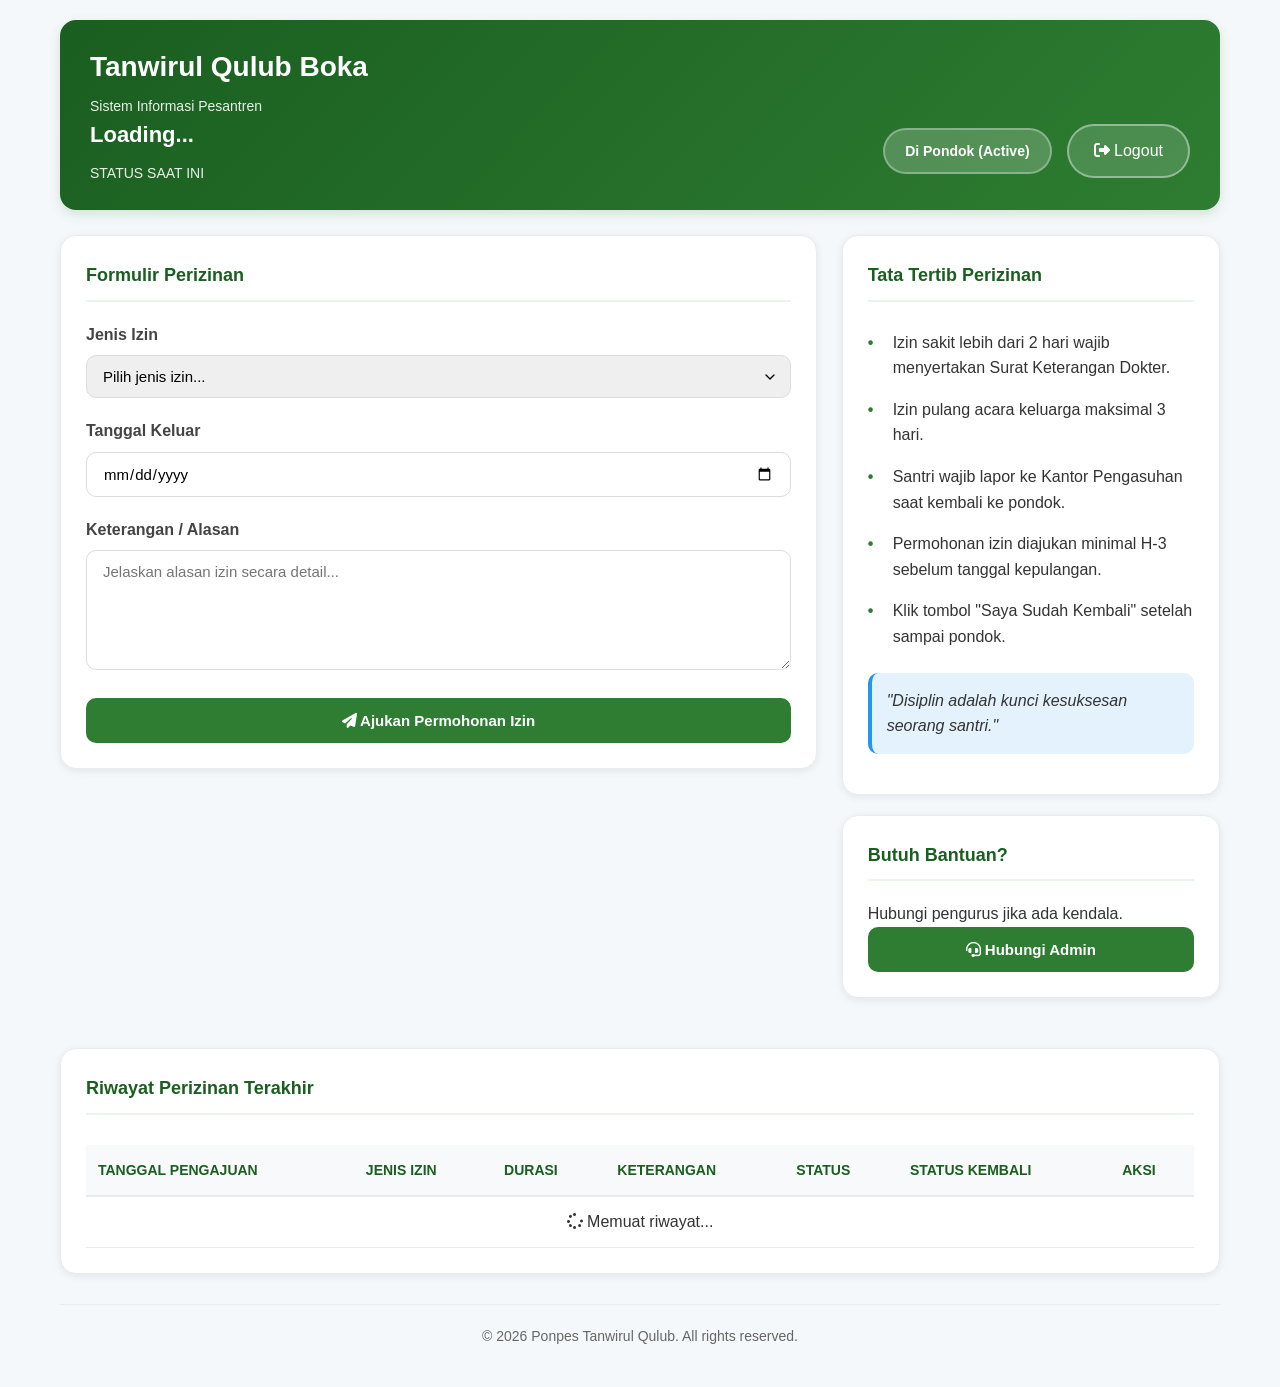
<file: santri/index.html>
<!DOCTYPE html>
<html lang="id">
<head>
    <meta charset="UTF-8">
    <meta name="viewport" content="width=device-width, initial-scale=1.0">
    <title>Dashboard Santri | Pesantren</title>
    <link rel="stylesheet" href="https://cdnjs.cloudflare.com/ajax/libs/font-awesome/6.5.0/css/all.min.css">
    <link rel="stylesheet" href="../css/global.css">
    <style>
        * {
            margin: 0;
            padding: 0;
            box-sizing: border-box;
        }

        body {
            background: #f5f8fa;
            font-family: 'Segoe UI', Tahoma, Geneva, Verdana, sans-serif;
            color: #333;
            line-height: 1.6;
        }

        .container {
            max-width: 1200px;
            margin: 0 auto;
            padding: 20px;
        }

        /* HEADER STYLES */
        .header {
            background: linear-gradient(135deg, #1a5e20 0%, #2e7d32 100%);
            color: white;
            padding: 25px 30px;
            border-radius: 16px;
            margin-bottom: 25px;
            box-shadow: 0 4px 12px rgba(30, 94, 32, 0.15);
        }

        .header h1 {
            font-size: 28px;
            margin-bottom: 5px;
        }

        .header h2 {
            font-size: 22px;
            font-weight: 600;
            margin-bottom: 10px;
            color: white;
        }

        .subtitle {
            color: rgba(255, 255, 255, 0.9);
            font-size: 14px;
        }

        .user-info {
            display: flex;
            justify-content: space-between;
            align-items: center;
            flex-wrap: wrap;
            gap: 15px;
        }

        .user-details {
            flex: 1;
        }

        .status-badge {
            background: rgba(255, 255, 255, 0.2);
            color: white;
            padding: 10px 20px;
            border-radius: 50px;
            font-weight: 600;
            font-size: 14px;
            border: 2px solid rgba(255, 255, 255, 0.3);
        }

        .btn-logout-pill {
            display: inline-block;
            padding: 12px 25px;
            background: rgba(255, 255, 255, 0.15);
            border: 2px solid rgba(255, 255, 255, 0.4);
            color: white;
            border-radius: 50px;
            text-decoration: none;
            font-weight: 500;
            transition: 0.3s ease;
            cursor: pointer;
        }

        .btn-logout-pill:hover {
            background: rgba(255, 255, 255, 0.3);
            transform: scale(1.05);
        }

        /* LAYOUT */
        .content {
            display: grid;
            grid-template-columns: 2fr 1fr;
            gap: 25px;
            margin-bottom: 30px;
        }

        @media (max-width: 992px) {
            .content {
                grid-template-columns: 1fr;
            }
        }

        /* CARD STYLES */
        .card {
            background: white;
            border-radius: 16px;
            padding: 25px;
            margin-bottom: 20px;
            box-shadow: 0 2px 8px rgba(0, 0, 0, 0.08);
            border: 1px solid #e9ecef;
        }

        .card h3 {
            color: #1a5e20;
            margin-bottom: 20px;
            padding-bottom: 10px;
            border-bottom: 2px solid #e8f5e9;
            font-size: 18px;
        }

        /* FORM STYLES */
        .form-group {
            margin-bottom: 20px;
        }

        .form-group label {
            display: block;
            margin-bottom: 8px;
            font-weight: 600;
            color: #444;
        }

        .form-control {
            width: 100%;
            padding: 12px 16px;
            border: 1px solid #ddd;
            border-radius: 10px;
            font-size: 15px;
            transition: border-color 0.3s;
        }

        .form-control:focus {
            outline: none;
            border-color: #2e7d32;
            box-shadow: 0 0 0 3px rgba(46, 125, 50, 0.1);
        }

        select.form-control {
            appearance: none;
            background-image: url("data:image/svg+xml;charset=UTF-8,%3csvg xmlns='http://www.w3.org/2000/svg' viewBox='0 0 24 24' fill='none' stroke='currentColor' stroke-width='2' stroke-linecap='round' stroke-linejoin='round'%3e%3cpolyline points='6 9 12 15 18 9'%3e%3c/polyline%3e%3c/svg%3e");
            background-repeat: no-repeat;
            background-position: right 12px center;
            background-size: 16px;
            padding-right: 40px;
        }

        textarea.form-control {
            min-height: 120px;
            resize: vertical;
        }

        /* BUTTON STYLES */
        .btn {
            padding: 12px 24px;
            border: none;
            border-radius: 10px;
            font-weight: 600;
            cursor: pointer;
            font-size: 15px;
            transition: all 0.3s ease;
            display: inline-block;
            text-align: center;
        }

        .btn-primary {
            background: #2e7d32;
            color: white;
            width: 100%;
            padding: 14px;
            border-radius: 10px;
        }

        .btn-primary:hover {
            background: #1b5e20;
            transform: translateY(-2px);
            box-shadow: 0 4px 12px rgba(30, 94, 32, 0.2);
        }

        .btn-kembali {
            background: #4caf50;
            color: white;
            padding: 8px 16px;
            font-size: 14px;
            border-radius: 6px;
            border: none;
            cursor: pointer;
            transition: all 0.3s;
        }

        .btn-kembali:hover {
            background: #388e3c;
            transform: translateY(-2px);
            box-shadow: 0 5px 10px rgba(76, 175, 80, 0.3);
        }

        .btn-disabled {
            background: #e0e0e0;
            color: #9e9e9e;
            cursor: not-allowed;
        }

        .btn-disabled:hover {
            background: #e0e0e0;
            transform: none;
            box-shadow: none;
        }

        /* TABLE STYLES */
        .table-container {
            overflow-x: auto;
        }

        .table {
            width: 100%;
            border-collapse: collapse;
            margin-top: 10px;
        }

        .table th {
            background: #f8f9fa;
            color: #1a5e20;
            font-weight: 600;
            padding: 14px 12px;
            text-align: left;
            border-bottom: 2px solid #e9ecef;
            font-size: 14px;
        }

        .table td {
            padding: 12px;
            border-bottom: 1px solid #e9ecef;
            vertical-align: middle;
        }

        .table tr:hover {
            background-color: #f8f9fa;
        }

        /* BADGE STYLES */
        .badge {
            padding: 6px 12px;
            border-radius: 20px;
            font-size: 12px;
            font-weight: 600;
            display: inline-block;
        }

        .badge-pending {
            background: #fff3cd;
            color: #856404;
        }

        .badge-approve {
            background: #d4edda;
            color: #155724;
        }

        .badge-reject {
            background: #f8d7da;
            color: #721c24;
        }

        .badge-tepat {
            background: #d4edda;
            color: #155724;
        }

        .badge-telat {
            background: #f8d7da;
            color: #721c24;
        }

        .badge-belum {
            background: #fff3cd;
            color: #856404;
        }

        /* NOTIFICATION */
        .notification {
            background: #d4edda;
            color: #155724;
            padding: 15px;
            border-radius: 10px;
            margin-bottom: 25px;
            border: 1px solid #c3e6cb;
            display: flex;
            align-items: center;
            gap: 10px;
            animation: slideDown 0.5s ease-out;
        }

        .notification::before {
            content: "✓";
            font-weight: bold;
        }

        /* LIST STYLES */
        .rules-list {
            list-style: none;
            padding-left: 0;
        }

        .rules-list li {
            padding: 8px 0;
            padding-left: 25px;
            position: relative;
        }

        .rules-list li::before {
            content: "•";
            color: #2e7d32;
            font-weight: bold;
            position: absolute;
            left: 0;
        }

        /* MESSAGE BOX */
        .message-box {
            background: #e3f2fd;
            padding: 15px;
            border-radius: 10px;
            margin: 15px 0;
            font-style: italic;
            border-left: 4px solid #2196f3;
        }

        /* POPUP GEMES */
        .popup-container {
            position: fixed;
            top: 0;
            left: 0;
            width: 100%;
            height: 100%;
            display: flex;
            align-items: center;
            justify-content: center;
            z-index: 9999;
            pointer-events: none;
        }

        .popup {
            background: white;
            padding: 30px 40px;
            border-radius: 20px;
            box-shadow: 0 20px 40px rgba(0,0,0,0.3);
            text-align: center;
            animation: popIn 0.5s ease-out;
            pointer-events: all;
            max-width: 400px;
            position: relative;
            border-top: 5px solid;
        }

        .popup.success {
            border-top-color: #4caf50;
        }

        .popup.error {
            border-top-color: #f44336;
        }

        .popup.warning {
            border-top-color: #ff9800;
        }

        .popup i {
            font-size: 60px;
            margin-bottom: 15px;
        }

        .popup.success i {
            color: #4caf50;
        }

        .popup.error i {
            color: #f44336;
        }

        .popup.warning i {
            color: #ff9800;
        }

        .popup h3 {
            margin-bottom: 10px;
            color: #333;
        }

        .popup p {
            margin-bottom: 20px;
            color: #666;
        }

        .popup-buttons {
            display: flex;
            gap: 10px;
            justify-content: center;
        }

        .popup-btn {
            padding: 10px 30px;
            border: none;
            border-radius: 8px;
            font-weight: 600;
            cursor: pointer;
            transition: all 0.3s;
        }

        .popup-btn.confirm {
            background: #4caf50;
            color: white;
        }

        .popup-btn.cancel {
            background: #f44336;
            color: white;
        }

        .popup-btn:hover {
            transform: translateY(-2px);
            box-shadow: 0 5px 10px rgba(0,0,0,0.2);
        }

        .popup-close {
            position: absolute;
            top: 10px;
            right: 15px;
            font-size: 20px;
            cursor: pointer;
            color: #999;
        }

        .popup-close:hover {
            color: #333;
        }

        @keyframes popIn {
            0% {
                opacity: 0;
                transform: scale(0.5);
            }
            70% {
                transform: scale(1.1);
            }
            100% {
                opacity: 1;
                transform: scale(1);
            }
        }

        @keyframes slideDown {
            from {
                opacity: 0;
                transform: translateY(-20px);
            }
            to {
                opacity: 1;
                transform: translateY(0);
            }
        }

        /* TOAST NOTIFICATION */
        .toast-notification {
            position: fixed;
            top: 20px;
            right: 20px;
            background: white;
            padding: 15px 25px;
            border-radius: 10px;
            box-shadow: 0 10px 20px rgba(0,0,0,0.2);
            display: flex;
            align-items: center;
            gap: 15px;
            z-index: 9998;
            animation: slideInRight 0.5s ease-out;
            border-left: 4px solid;
        }

        .toast-notification.success {
            border-left-color: #4caf50;
        }

        .toast-notification.error {
            border-left-color: #f44336;
        }

        .toast-notification.info {
            border-left-color: #2196f3;
        }

        .toast-notification i {
            font-size: 24px;
        }

        .toast-notification.success i {
            color: #4caf50;
        }

        .toast-notification.error i {
            color: #f44336;
        }

        .toast-notification.info i {
            color: #2196f3;
        }

        @keyframes slideInRight {
            from {
                opacity: 0;
                transform: translateX(100px);
            }
            to {
                opacity: 1;
                transform: translateX(0);
            }
        }

        .loading-spinner {
            display: inline-block;
            width: 20px;
            height: 20px;
            border: 3px solid rgba(0,0,0,0.1);
            border-radius: 50%;
            border-top-color: #1a5e20;
            animation: spin 1s ease-in-out infinite;
        }

        @keyframes spin {
            to { transform: rotate(360deg); }
        }

        /* FOOTER */
        .footer {
            text-align: center;
            padding: 20px;
            color: #666;
            font-size: 14px;
            margin-top: 30px;
            border-top: 1px solid #e9ecef;
        }

        .text-muted {
            color: #666;
            font-size: 13px;
        }

        .text-center {
            text-align: center;
        }

        .mt-3 {
            margin-top: 15px;
        }

        /* ACTIVE STATUS CARD */
        .active-status-card {
            background: #fff;
            border-radius: 15px;
            padding: 20px;
            margin-bottom: 25px;
            box-shadow: 0 4px 15px rgba(0,0,0,0.05);
            display: flex;
            align-items: center;
            justify-content: space-between;
            border-left: 5px solid #2196f3;
            animation: slideDown 0.5s ease-out;
            flex-wrap: wrap;
            gap: 15px;
        }
        
        .active-status-card.approved {
            border-left-color: #4caf50;
            background: #f1f8e9;
        }

        .active-status-card.late {
            border-left-color: #f44336;
            background: #ffebee;
            animation: pulse-border 2s infinite;
        }

        .asc-info h3 { margin: 0 0 5px 0; color: #333; font-size: 1.1rem; }
        .asc-info p { margin: 0; color: #666; font-size: 0.95rem; }
        .asc-info i { margin-right: 8px; }
        
        .asc-timer {
            text-align: right;
        }
        .asc-timer .countdown {
            font-size: 1.8rem;
            font-weight: 800;
            color: #333;
            font-family: monospace;
            padding: 5px 15px;
            border-radius: 8px;
            background: rgba(0,0,0,0.05);
            display: inline-block;
            min-width: 150px;
            text-align: center;
        }
        .active-status-card.late .countdown {
            color: #f44336;
            background: rgba(244, 67, 54, 0.1);
        }

        @keyframes pulse-border {
            0% { box-shadow: 0 0 0 0 rgba(244, 67, 54, 0.4); }
            70% { box-shadow: 0 0 0 10px rgba(244, 67, 54, 0); }
            100% { box-shadow: 0 0 0 0 rgba(244, 67, 54, 0); }
        }

        .mt-3 {
            margin-top: 15px;
        }

        /* ACTIVE STATUS CARD */
        .active-status-card {
            background: #fff;
            border-radius: 15px;
            padding: 20px;
            margin-bottom: 25px;
            box-shadow: 0 4px 15px rgba(0,0,0,0.05);
            display: flex;
            align-items: center;
            justify-content: space-between;
            border-left: 5px solid #2196f3;
            animation: slideDown 0.5s ease-out;
            flex-wrap: wrap;
            gap: 15px;
        }
        
        .active-status-card.approved {
            border-left-color: #4caf50;
            background: #f1f8e9;
        }

        .active-status-card.late {
            border-left-color: #f44336;
            background: #ffebee;
            animation: pulse-border 2s infinite;
        }

        .asc-info h3 { margin: 0 0 5px 0; color: #333; font-size: 1.1rem; }
        .asc-info p { margin: 0; color: #666; font-size: 0.95rem; }
        .asc-info i { margin-right: 8px; }
        
        .asc-timer {
            text-align: right;
        }
        .asc-timer .countdown {
            font-size: 1.8rem;
            font-weight: 800;
            color: #333;
            font-family: monospace;
            padding: 5px 15px;
            border-radius: 8px;
            background: rgba(0,0,0,0.05);
            display: inline-block;
            min-width: 150px;
            text-align: center;
        }
        .active-status-card.late .countdown {
            color: #f44336;
            background: rgba(244, 67, 54, 0.1);
        }

        @keyframes pulse-border {
            0% { box-shadow: 0 0 0 0 rgba(244, 67, 54, 0.4); }
            70% { box-shadow: 0 0 0 10px rgba(244, 67, 54, 0); }
            100% { box-shadow: 0 0 0 0 rgba(244, 67, 54, 0); }
        }
    </style>

</head>
<body>
<div class="mobile-overlay" onclick="document.querySelector('.sidebar').classList.remove('active'); this.classList.remove('active')"></div>

<div class="container">

<!-- NOTIFICATION AREA -->
<div id="notification"></div>

<!-- HEADER -->
<div class="header">
<button class="mobile-menu-btn" onclick="document.querySelector('.sidebar').classList.toggle('active'); document.querySelector('.mobile-overlay').classList.toggle('active')"><i class="fa-solid fa-bars"></i></button>

    <h1>Tanwirul Qulub Boka</h1>
    <div class="subtitle">Sistem Informasi Pesantren</div>
    
    <div class="user-info">
        <div class="user-details">
            <h2 id="userName">Loading...</h2>
            <div class="subtitle">STATUS SAAT INI</div>
        </div>
        <div class="status-badge" id="statusBadge">Di Pondok (Active)</div>
        <a href="#" class="btn-logout-pill" onclick="showLogoutPopup()">
            <i class="fa-solid fa-right-from-bracket"></i> Logout
        </a>
    </div>
</div>

<!-- ACTIVE PERMIT STATUS -->
<div id="activeStatusContainer"></div>


<!-- ACTIVE PERMIT STATUS -->
<div id="activeStatusContainer"></div>

<!-- MAIN CONTENT -->
<div class="content">

<!-- LEFT COLUMN -->
<div>

<!-- FORM PERIZINAN -->
<div class="card">
    <h3>Formulir Perizinan</h3>
    
    <form id="izinForm">
        <div class="form-group">
            <label for="jenis_izin">Jenis Izin</label>
            <select name="jenis_izin" id="jenis_izin" class="form-control" required>
                <option value="">Pilih jenis izin...</option>
                <option value="pulang">Pulang</option>
                <option value="keluar">Keluar</option>
            </select>
        </div>
        
        <div class="form-group">
            <label for="tanggal_keluar">Tanggal Keluar</label>
            <input type="date" name="tanggal_keluar" id="tanggal_keluar" class="form-control" required>
        </div>
        
        <div class="form-group">
            <label for="alasan">Keterangan / Alasan</label>
            <textarea name="alasan" id="alasan" class="form-control" placeholder="Jelaskan alasan izin secara detail..." required></textarea>
        </div>
        
        <button type="submit" class="btn btn-primary" id="submitIzin">
            <i class="fa-solid fa-paper-plane"></i> Ajukan Permohonan Izin
        </button>
    </form>
</div>

</div>

<!-- RIGHT COLUMN -->
<div>

<!-- TATA TERTIB -->
<div class="card">
    <h3>Tata Tertib Perizinan</h3>
    <ul class="rules-list">
        <li>Izin sakit lebih dari 2 hari wajib menyertakan Surat Keterangan Dokter.</li>
        <li>Izin pulang acara keluarga maksimal 3 hari.</li>
        <li>Santri wajib lapor ke Kantor Pengasuhan saat kembali ke pondok.</li>
        <li>Permohonan izin diajukan minimal H-3 sebelum tanggal kepulangan.</li>
        <li>Klik tombol "Saya Sudah Kembali" setelah sampai pondok.</li>
    </ul>
    
    <div class="message-box mt-3">
        "Disiplin adalah kunci kesuksesan seorang santri."
    </div>
</div>

<!-- BANTUAN -->
<div class="card">
    <h3>Butuh Bantuan?</h3>
    <p class="mb-3">Hubungi pengurus jika ada kendala.</p>
    <button class="btn btn-primary" onclick="showToast('info', 'Hubungi admin di 0898-0933-733')">
        <i class="fa-solid fa-headset"></i> Hubungi Admin
    </button>
</div>

</div>
</div>

<!-- RIWAYAT PERIZINAN -->
<div class="card">
    <h3>Riwayat Perizinan Terakhir</h3>
    
    <div class="table-container">
        <table class="table">
            <thead>
                <tr>
                    <th>TANGGAL PENGAJUAN</th>
                    <th>JENIS IZIN</th>
                    <th>DURASI</th>
                    <th>KETERANGAN</th>
                    <th>STATUS</th>
                    <th>STATUS KEMBALI</th>
                    <th>AKSI</th>
                </tr>
            </thead>
            <tbody id="riwayatBody">
                <tr>
                    <td colspan="7" class="text-center">
                        <i class="fa-solid fa-spinner fa-spin"></i> Memuat riwayat...
                    </td>
                </tr>
            </tbody>
        </table>
    </div>
</div>

<!-- FOOTER -->
<div class="footer">
    © 2026 Ponpes Tanwirul Qulub. All rights reserved.
</div>

</div>

<!-- POPUP CONTAINER -->
<div id="popupContainer" class="popup-container" style="display: none;"></div>

<script type="module">
import { supabase } from '../js/supabase-client.js'
import { requireAuth, getUserName, getSantriId, logout as authLogout } from '../js/auth.js'
import { showToast, showPopup, closePopup, formatDate, formatDateTime, setUserInfo } from '../js/utils.js'

// ==================== GLOBAL VARIABLES ====================
let currentUser = null
let myIdSantri = null

// Make functions available globally for onclick handlers
window.konfirmasiKembali = konfirmasiKembali
window.showLogoutPopup = showLogoutPopup

let countdownInterval = null;

async function loadActiveStatus() {
    try {
        const { data, error } = await supabase
            .from('izin')
            .select('*')
            .eq('id_santri', myIdSantri)
            .is('tanggal_kembali', null)
            .neq('status', 'ditolak')
            .order('created_at', { ascending: false })
            .limit(1)
            
        if (error) throw error
        
        const container = document.getElementById('activeStatusContainer')
        
        if (countdownInterval) {
            clearInterval(countdownInterval)
            countdownInterval = null
        }

        if (data && data.length > 0) {
            const izin = data[0]
            
            if (izin.status === 'menunggu') {
                container.innerHTML = `
                    <div class="active-status-card">
                        <div class="asc-info">
                            <h3><i class="fa-solid fa-hourglass-half" style="color:#ff9800;"></i> Izin Sedang Diproses</h3>
                            <p>Permohonan izin <b>${izin.jenis_izin}</b> pada ${new Date(izin.tanggal_keluar).toLocaleDateString('id-ID')} sedang menunggu persetujuan admin.</p>
                        </div>
                    </div>
                `
            } else if (izin.status === 'disetujui') {
                if (!izin.batas_waktu) {
                    container.innerHTML = `
                        <div class="active-status-card approved">
                            <div class="asc-info">
                                <h3><i class="fa-solid fa-check-circle" style="color:#4caf50;"></i> Izin Aktif</h3>
                                <p>Silakan menikmati izin ${izin.jenis_izin} anda. Jangan lupa lapor setelah kembali.</p>
                            </div>
                        </div>
                    `
                } else {
                    renderBatasWaktuRealtime(container, izin)
                }
            }
        } else {
            container.innerHTML = ''
        }
    } catch (error) {
        console.error('Error loading active status:', error)
    }
}

function renderBatasWaktuRealtime(container, izin) {
    const batas = new Date(izin.batas_waktu).getTime();
    
    const updateHTML = () => {
        const sekarang = new Date().getTime();
        const selisih = batas - sekarang;
        
        if (selisih < 0) {
            const lewat = Math.abs(selisih);
            const days = Math.floor(lewat / (1000 * 60 * 60 * 24));
            const hours = Math.floor((lewat % (1000 * 60 * 60 * 24)) / (1000 * 60 * 60));
            const mins = Math.floor((lewat % (1000 * 60 * 60)) / (1000 * 60));
            const secs = Math.floor((lewat % (1000 * 60)) / 1000);
            
            container.innerHTML = `
                <div class="active-status-card late">
                    <div class="asc-info">
                        <h3 style="color:#f44336;"><i class="fa-solid fa-triangle-exclamation"></i> Terlambat Kembali!</h3>
                        <p>Batas waktu: ${new Date(izin.batas_waktu).toLocaleString('id-ID')}</p>
                        <p>Segera kembali ke pondok atau hubungi pengurus!</p>
                    </div>
                    <div class="asc-timer">
                        <div style="font-size:12px; color:#f44336; margin-bottom:5px; font-weight:bold;">TElAH MELEWATI BATAS:</div>
                        <div class="countdown">
                            ${days > 0 ? days + 'h ' : ''}${hours.toString().padStart(2, '0')}:${mins.toString().padStart(2, '0')}:${secs.toString().padStart(2, '0')}
                        </div>
                    </div>
                </div>
            `;
        } else {
            const days = Math.floor(selisih / (1000 * 60 * 60 * 24));
            const hours = Math.floor((selisih % (1000 * 60 * 60 * 24)) / (1000 * 60 * 60));
            const mins = Math.floor((selisih % (1000 * 60 * 60)) / (1000 * 60));
            const secs = Math.floor((selisih % (1000 * 60)) / 1000);
            
            container.innerHTML = `
                <div class="active-status-card approved">
                    <div class="asc-info">
                        <h3><i class="fa-solid fa-person-walking-luggage" style="color:#4caf50;"></i> Dalam Masa Izin</h3>
                        <p>Batas waktu kembali: <b>${new Date(izin.batas_waktu).toLocaleString('id-ID')}</b></p>
                    </div>
                    <div class="asc-timer">
                        <div style="font-size:12px; color:#666; margin-bottom:5px;">SISA WAKTU:</div>
                        <div class="countdown">
                            ${days > 0 ? days + 'h ' : ''}${hours.toString().padStart(2, '0')}:${mins.toString().padStart(2, '0')}:${secs.toString().padStart(2, '0')}
                        </div>
                    </div>
                </div>
            `;
        }
    };
    
    updateHTML();
    countdownInterval = setInterval(updateHTML, 1000);
}


// ==================== SET MIN DATE ====================
function setMinDate() {
    const today = new Date().toISOString().split('T')[0];
    const dateInput = document.getElementById('tanggal_keluar');
    dateInput.min = today;
    dateInput.value = today;
}



// ==================== LOGOUT ====================
function showLogoutPopup() {
    showPopup({
        type: 'confirm',
        title: 'Yakin mau logout? 🥺',
        message: 'Kamu akan kembali ke halaman login',
        confirmText: 'Logout',
        onConfirmFn: async () => {
            closePopup()
            showToast('info', 'Logout...')
            await authLogout()
            setTimeout(() => {
                window.location.href = '/?logout=success'
            }, 1000)
        }
    })
}



// ==================== LOAD RIWAYAT ====================
async function loadRiwayat() {
    try {
        const { data, error } = await supabase
            .from('izin')
            .select('*')
            .eq('id_santri', myIdSantri)
            .order('created_at', { ascending: false })
            .limit(5)

        if (error) throw error
        
        const tbody = document.getElementById('riwayatBody');
        
        if (data && data.length > 0) {
            let html = '';
            
            for (let item of data) {
                
                const tgl = formatDate(item.tanggal_keluar);
                
                let statusBadge = '';
                if (item.status === 'menunggu') {
                    statusBadge = '<span class="badge badge-pending">Pending</span>';
                } else if (item.status === 'disetujui') {
                    statusBadge = '<span class="badge badge-approve">Disetujui</span>';
                } else {
                    statusBadge = '<span class="badge badge-reject">Ditolak</span>';
                }
                
                let kembaliBadge = '';
                let showKembaliButton = false;
                
                if (!item.tanggal_kembali) {
                    if (item.status === 'disetujui') {
                        if (item.batas_waktu) {
                            const batas = new Date(item.batas_waktu).getTime();
                            const sekarang = new Date().getTime();
                            if (sekarang > batas) {
                                kembaliBadge = '<span class="badge badge-telat">Terlambat</span>';
                            } else {
                                kembaliBadge = '<span class="badge badge-belum">Belum Kembali</span>';
                                showKembaliButton = true;
                            }
                        } else {
                            kembaliBadge = '<span class="badge badge-belum">Belum Kembali</span>';
                            showKembaliButton = true;
                        }
                    } else {
                        kembaliBadge = '-';
                    }
                } else {
                    const tglKembali = formatDateTime(item.tanggal_kembali);
                    if (item.status_kembali === 'tepat_waktu') {
                        kembaliBadge = `<span class="badge badge-tepat">Tepat Waktu</span><br><small class="text-muted">${tglKembali}</small>`;
                    } else {
                        kembaliBadge = `<span class="badge badge-telat">Terlambat</span><br><small class="text-muted">${tglKembali}</small>`;
                    }
                }
                
                let durasi = '-';
                if (item.batas_waktu) {
                    const tglKeluar = new Date(item.tanggal_keluar).getTime();
                    const batas = new Date(item.batas_waktu).getTime();
                    const selisih = Math.ceil((batas - tglKeluar) / (1000 * 60 * 60 * 24));
                    durasi = selisih + ' Hari';
                }
                
                const showKembaliButtonFinal = (item.status === 'disetujui' && !item.tanggal_kembali);
                
                html += `
                    <tr>
                        <td>${tgl}</td>
                        <td>${item.jenis_izin.charAt(0).toUpperCase() + item.jenis_izin.slice(1)}</td>
                        <td>${durasi}</td>
                        <td>${item.alasan.substring(0, 50)}${item.alasan.length > 50 ? '...' : ''}</td>
                        <td>${statusBadge}</td>
                        <td>${kembaliBadge}</td>
                        <td>
                            ${showKembaliButtonFinal ? 
                                `<button class="btn btn-kembali" onclick="konfirmasiKembali(${item.id_izin})">
                                    Saya Sudah Kembali
                                </button>` :
                                `<button class="btn btn-kembali btn-disabled" disabled>Detail</button>`
                            }
                        </td>
                    </tr>
                `;
            }
            
            tbody.innerHTML = html;
        } else {
            tbody.innerHTML = `
                <tr>
                    <td colspan="7" class="text-center">Belum ada riwayat perizinan</td>
                </tr>
            `;
        }
    } catch (error) {
        console.error('Error:', error);
        document.getElementById('riwayatBody').innerHTML = `
            <tr>
                <td colspan="7" class="text-center">Gagal memuat riwayat</td>
            </tr>
        `;
    }
}

// ==================== AJUKAN IZIN ====================
document.getElementById('izinForm').addEventListener('submit', async (e) => {
    e.preventDefault();
    
    const jenisIzin = document.getElementById('jenis_izin').value;
    const tanggalKeluar = document.getElementById('tanggal_keluar').value;
    const alasan = document.getElementById('alasan').value;
    
    if (!jenisIzin || !tanggalKeluar || !alasan) {
        showToast('error', 'Semua field harus diisi!');
        return;
    }
    
    const submitBtn = document.getElementById('submitIzin');
    const originalText = submitBtn.innerHTML;
    submitBtn.innerHTML = '<i class="fa-solid fa-spinner fa-spin"></i> Mengirim...';
    submitBtn.disabled = true;
    
    try {
        const { error } = await supabase
            .from('izin')
            .insert({
                id_santri: myIdSantri,
                jenis_izin: jenisIzin,
                tanggal_keluar: tanggalKeluar,
                alasan: alasan
            })

        if (error) throw error
        
        showPopup({
            type: 'success',
            title: 'Berhasil! 🎉',
            message: 'Permohonan izin berhasil diajukan!'
        });
        
        document.getElementById('izinForm').reset();
        setMinDate();
        loadRiwayat();
        loadActiveStatus();
    } catch (error) {
        console.error('Error:', error);
        showToast('error', error.message || 'Gagal mengirim data');
    }
    
    submitBtn.innerHTML = originalText;
    submitBtn.disabled = false;
});

// ==================== KONFIRMASI KEMBALI ====================
function konfirmasiKembali(id) {
    showPopup({
        type: 'confirm',
        title: 'Sudah Kembali? 🏠',
        message: 'Konfirmasi bahwa kamu sudah kembali ke pondok?',
        confirmText: 'Ya, sudah kembali',
        onConfirmFn: () => prosesKembali(id)
    })
}

async function prosesKembali(id) {
    closePopup()
    showToast('info', 'Memproses...')
    
    try {
        // Cek apakah sudah melewati batas waktu
        const { data: izinData } = await supabase
            .from('izin')
            .select('batas_waktu')
            .eq('id_izin', id)
            .single()

        let statusKembali = 'tepat_waktu'
        if (izinData?.batas_waktu) {
            const batas = new Date(izinData.batas_waktu).getTime()
            const sekarang = new Date().getTime()
            if (sekarang > batas) {
                statusKembali = 'terlambat'
            }
        }

        const { error } = await supabase
            .from('izin')
            .update({
                tanggal_kembali: new Date().toISOString(),
                status_kembali: statusKembali
            })
            .eq('id_izin', id)

        if (error) throw error
        
        showPopup({
            type: 'success',
            title: 'Berhasil! 🎉',
            message: 'Konfirmasi kembali berhasil!'
        })
        loadRiwayat()
        loadActiveStatus()
    } catch (error) {
        console.error('Error:', error)
        showToast('error', error.message || 'Gagal konfirmasi')
    }
}

// ==================== INIT ====================
;(async () => {
    currentUser = await requireAuth('santri', '/')
    if (!currentUser) return
    
    myIdSantri = getSantriId(currentUser)
    document.getElementById('userName').innerText = getUserName(currentUser)
    setMinDate()
    loadRiwayat()
    loadActiveStatus()
})()

// Expose functions required by inline HTML events
window.showLogoutPopup = showLogoutPopup;
window.konfirmasiKembali = konfirmasiKembali;
window.prosesKembali = prosesKembali;
window.closePopup = closePopup;
window.showPopup = showPopup;
</script>

</body>
</html>
</file>
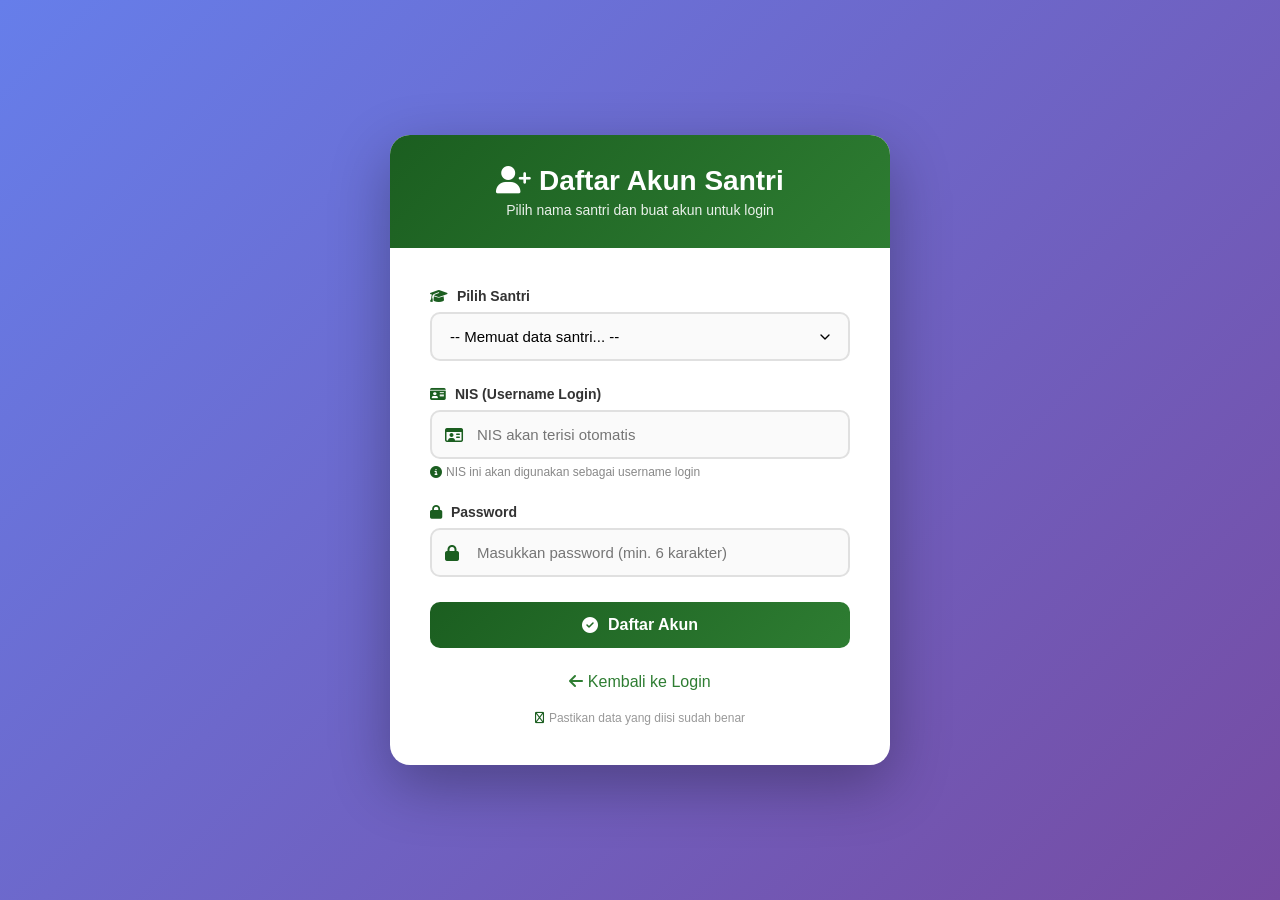
<file: register.html>
<!DOCTYPE html>
<html lang="id">
<head>
    <meta charset="UTF-8">
    <title>Daftar Akun Santri</title>
    <meta name="viewport" content="width=device-width, initial-scale=1.0">
    <meta name="description" content="Pendaftaran akun santri - Sistem Perizinan Santri">
    <link rel="stylesheet" href="https://cdnjs.cloudflare.com/ajax/libs/font-awesome/6.5.0/css/all.min.css">
    <link rel="stylesheet" href="css/global.css">
    <style>
        body {
            min-height: 100vh;
            background: linear-gradient(135deg, #667eea 0%, #764ba2 100%);
            display: flex;
            align-items: center;
            justify-content: center;
            font-family: 'Segoe UI', sans-serif;
            padding: 20px;
        }

        .card {
            width: 500px;
            max-width: 100%;
            background: #fff;
            border-radius: 20px;
            box-shadow: 0 20px 60px rgba(0,0,0,0.3);
            animation: fadeInUp 0.5s ease-out;
            overflow: hidden;
        }

        .card-header {
            background: linear-gradient(135deg, #1b5e20 0%, #2e7d32 100%);
            color: white;
            padding: 30px 20px;
            text-align: center;
        }

        .card-header h2 {
            font-size: 28px;
            margin-bottom: 5px;
        }

        .card-header p {
            opacity: 0.9;
            font-size: 14px;
        }

        .card-body {
            padding: 40px;
        }

        .form-group {
            margin-bottom: 25px;
        }

        .form-group label {
            display: block;
            margin-bottom: 8px;
            font-weight: 600;
            color: #333;
            font-size: 14px;
        }

        .form-group label i {
            color: #1b5e20;
            margin-right: 5px;
        }

        .input-icon {
            position: relative;
        }

        .input-icon i {
            position: absolute;
            left: 15px;
            top: 50%;
            transform: translateY(-50%);
            color: #1b5e20;
            font-size: 16px;
        }

        select, input {
            width: 100%;
            padding: 14px 18px;
            border-radius: 10px;
            border: 2px solid #e0e0e0;
            font-size: 15px;
            outline: none;
            transition: all 0.3s;
            background: #fafafa;
        }

        select {
            cursor: pointer;
            background-image: url("data:image/svg+xml;charset=UTF-8,%3csvg xmlns='http://www.w3.org/2000/svg' viewBox='0 0 24 24' fill='none' stroke='currentColor' stroke-width='2' stroke-linecap='round' stroke-linejoin='round'%3e%3cpolyline points='6 9 12 15 18 9'%3e%3c/polyline%3e%3c/svg%3e");
            background-repeat: no-repeat;
            background-position: right 15px center;
            background-size: 16px;
            appearance: none;
            padding-right: 45px;
        }

        select:focus, input:focus {
            border-color: #1b5e20;
            box-shadow: 0 0 0 3px rgba(27,94,32,0.1);
            background: white;
        }

        .input-icon input {
            padding-left: 45px;
        }

        .btn-register {
            width: 100%;
            padding: 14px;
            border: none;
            border-radius: 10px;
            background: linear-gradient(135deg, #1b5e20, #2e7d32);
            color: white;
            font-weight: 600;
            font-size: 16px;
            cursor: pointer;
            transition: all 0.3s;
            display: flex;
            align-items: center;
            justify-content: center;
            gap: 10px;
            margin-top: 10px;
        }

        .btn-register:hover {
            background: linear-gradient(135deg, #2e7d32, #1b5e20);
            transform: translateY(-2px);
            box-shadow: 0 10px 25px rgba(27,94,32,0.3);
        }

        .btn-register:disabled {
            opacity: 0.7;
            cursor: not-allowed;
            transform: none;
        }

        a {
            display: block;
            text-align: center;
            margin-top: 25px;
            color: #2e7d32;
            text-decoration: none;
            font-weight: 500;
            transition: all 0.3s;
        }

        a:hover {
            color: #1b5e20;
            text-decoration: underline;
        }

        .message {
            padding: 15px 20px;
            border-radius: 10px;
            margin-bottom: 25px;
            display: flex;
            align-items: center;
            gap: 12px;
            animation: slideDown 0.5s ease-out;
        }

        .message.error {
            background: #ffebee;
            color: #c62828;
            border-left: 4px solid #c62828;
        }

        .message.success {
            background: #e8f5e9;
            color: #1b5e20;
            border-left: 4px solid #1b5e20;
        }

        .message i {
            font-size: 20px;
        }

        .info-text {
            text-align: center;
            margin-top: 20px;
            font-size: 12px;
            color: #999;
            display: flex;
            align-items: center;
            justify-content: center;
            gap: 5px;
        }

        .info-text i {
            color: #1b5e20;
        }

        .empty-state {
            padding: 30px;
            text-align: center;
            color: #999;
            border: 2px dashed #e0e0e0;
            border-radius: 10px;
            background: #f9f9f9;
        }

        .empty-state i {
            font-size: 48px;
            color: #ddd;
            margin-bottom: 15px;
        }

        .nis-help {
            font-size: 12px;
            color: #888;
            margin-top: 6px;
            display: flex;
            align-items: center;
            gap: 4px;
        }

        .nis-help i { color: #1b5e20; }
    </style>
</head>
<body>
    <div class="card">
        <div class="card-header">
            <h2><i class="fa-solid fa-user-plus"></i> Daftar Akun Santri</h2>
            <p>Pilih nama santri dan buat akun untuk login</p>
        </div>
        
        <div class="card-body">
            <div id="notification"></div>

            <form id="registerForm">
                <div class="form-group">
                    <label><i class="fa-solid fa-graduation-cap"></i> Pilih Santri</label>
                    <select name="id_santri" id="id_santri" required>
                        <option value="">-- Memuat data santri... --</option>
                    </select>
                </div>

                <div class="form-group">
                    <label><i class="fa-solid fa-id-card"></i> NIS (Username Login)</label>
                    <div class="input-icon">
                        <i class="fa-regular fa-id-card"></i>
                        <input type="text" id="username" placeholder="NIS akan terisi otomatis" readonly>
                    </div>
                    <div class="nis-help">
                        <i class="fa-solid fa-info-circle"></i> NIS ini akan digunakan sebagai username login
                    </div>
                </div>

                <div class="form-group">
                    <label><i class="fa-solid fa-lock"></i> Password</label>
                    <div class="input-icon">
                        <i class="fa-solid fa-lock"></i>
                        <input type="password" id="password" placeholder="Masukkan password (min. 6 karakter)" required minlength="6">
                    </div>
                </div>

                <button type="submit" class="btn-register" id="registerBtn">
                    <i class="fa-solid fa-check-circle"></i> Daftar Akun
                </button>
            </form>

            <a href="index.html">
                <i class="fa-solid fa-arrow-left"></i> Kembali ke Login
            </a>
            
            <div class="info-text">
                <i class="fa-regular fa-circle-info"></i> Pastikan data yang diisi sudah benar
            </div>
        </div>
    </div>

    <script type="module">
    import { supabase } from './js/supabase-client.js'
    import { registerSantri } from './js/auth.js'

    // Simpan data santri yang dipilih
    let selectedSantriNis = ''

    // Tampilkan notifikasi
    function showNotification(type, message) {
        const notif = document.getElementById('notification');
        const icon = type === 'success' ? 'fa-circle-check' : 'fa-circle-exclamation';
        
        notif.innerHTML = `
            <div class="message ${type}">
                <i class="fa-solid ${icon}"></i>
                <span>${message}</span>
            </div>
        `;
        
        setTimeout(() => {
            notif.innerHTML = '';
        }, 5000);
    }

    // Load data santri yang belum punya akun
    async function loadSantri() {
        try {
            // Ambil semua santri
            const { data: allSantri, error: santriError } = await supabase
                .from('santri')
                .select('id_santri, nis, nama_santri, kelas')
                .eq('status', 'aktif')
                .order('nama_santri')

            if (santriError) throw santriError

            // Ambil santri yang sudah punya akun
            const { data: registeredSantri, error: profileError } = await supabase
                .from('santri_profiles')
                .select('id_santri')

            // Filter: hanya santri yang belum punya akun
            const registeredIds = (registeredSantri || []).map(p => p.id_santri)
            const availableSantri = (allSantri || []).filter(s => !registeredIds.includes(s.id_santri))
            
            const select = document.getElementById('id_santri')
            
            if (availableSantri.length > 0) {
                let options = '<option value="">-- Pilih Nama Santri --</option>'
                availableSantri.forEach(santri => {
                    options += `<option value="${santri.id_santri}" data-nis="${santri.nis}">
                        ${santri.nama_santri} (${santri.nis}) - ${santri.kelas}
                    </option>`
                })
                select.innerHTML = options
            } else {
                select.innerHTML = '<option value="" disabled>Semua santri sudah terdaftar</option>'
            }
        } catch (error) {
            console.error('Error:', error)
            showNotification('error', 'Gagal memuat data santri')
        }
    }

    // Auto-fill NIS saat santri dipilih
    document.getElementById('id_santri').addEventListener('change', (e) => {
        const selected = e.target.options[e.target.selectedIndex]
        selectedSantriNis = selected.dataset.nis || ''
        document.getElementById('username').value = selectedSantriNis
    })

    // Handle register form
    document.getElementById('registerForm').addEventListener('submit', async (e) => {
        e.preventDefault();
        
        const id_santri = document.getElementById('id_santri').value;
        const password = document.getElementById('password').value;
        const registerBtn = document.getElementById('registerBtn');
        
        if (!id_santri || !selectedSantriNis) {
            showNotification('error', 'Pilih santri terlebih dahulu');
            return;
        }
        
        if (!password || password.length < 6) {
            showNotification('error', 'Password minimal 6 karakter');
            return;
        }
        
        // Show loading
        const originalText = registerBtn.innerHTML;
        registerBtn.innerHTML = '<span class="loading-spinner"></span> Memproses...';
        registerBtn.disabled = true;
        
        try {
            await registerSantri(selectedSantriNis, password, id_santri)
            
            showNotification('success', 'Pendaftaran berhasil! Mengalihkan...');
            
            setTimeout(() => {
                window.location.href = 'index.html?registered=success';
            }, 1500);
        } catch (error) {
            console.error('Error:', error);
            showNotification('error', error.message || 'Pendaftaran gagal');
            registerBtn.innerHTML = originalText;
            registerBtn.disabled = false;
        }
    });

    // Load data on page load
    loadSantri()
    </script>
</body>
</html>
</file>
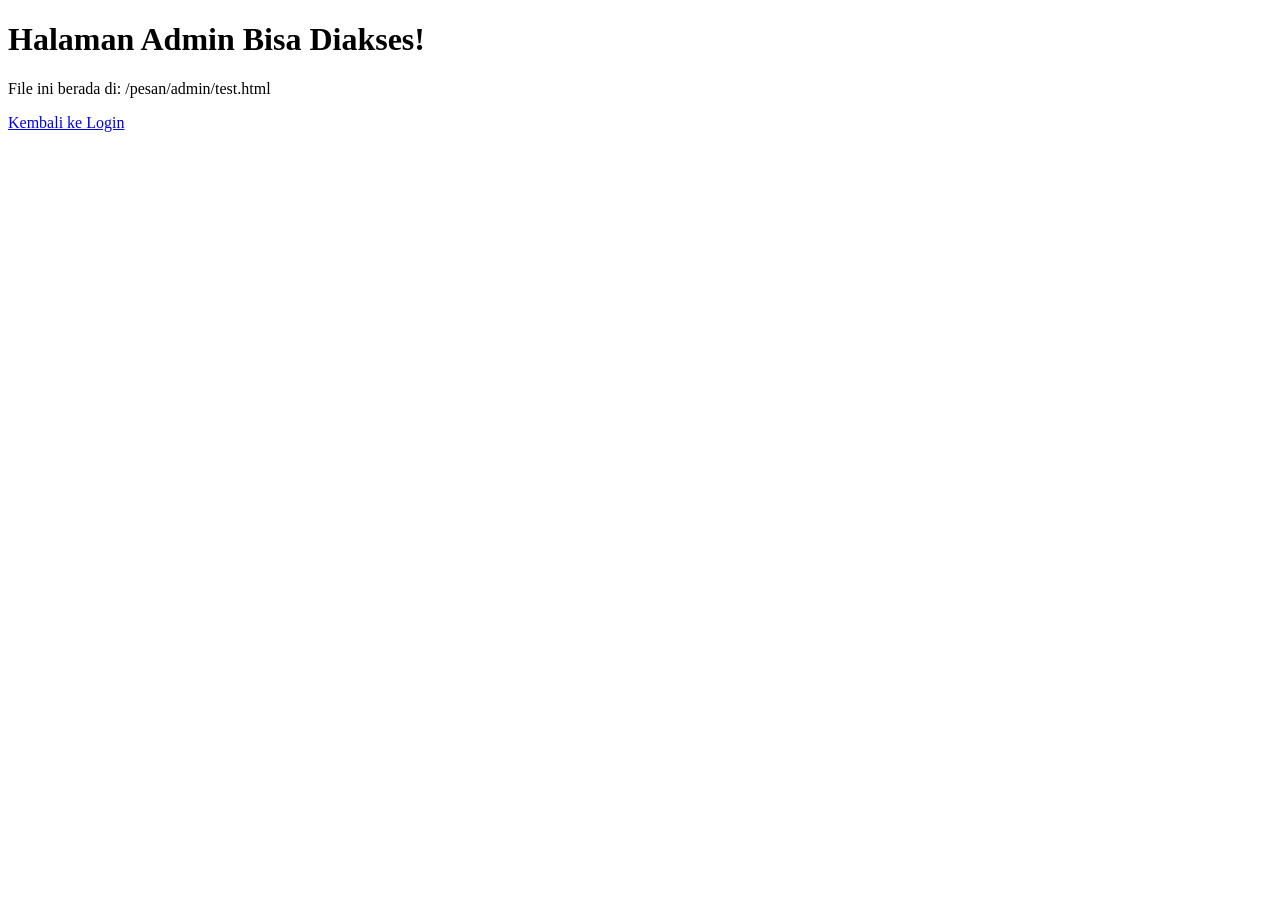
<file: admin/admin-test.html>
<!DOCTYPE html>
<html>
<head>
    <title>Test Admin</title>
</head>
<body>
    <h1>Halaman Admin Bisa Diakses!</h1>
    <p>File ini berada di: /pesan/admin/test.html</p>
    <a href="/pesan/index.html">Kembali ke Login</a>
</body>
</html>
</file>
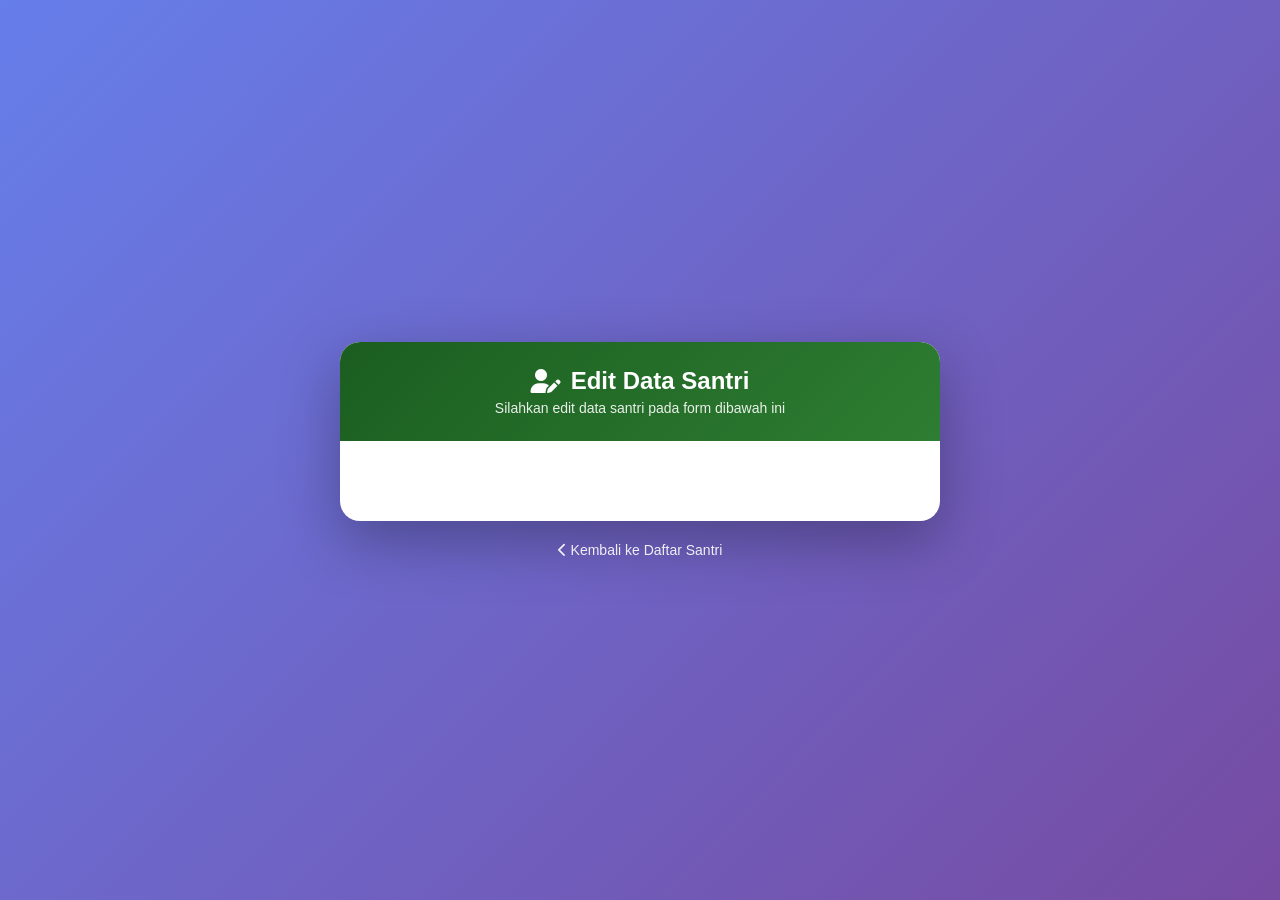
<file: admin/edit-santri.html>
<!DOCTYPE html>
<html lang="id">
<head>
    <meta charset="UTF-8">
    <meta name="viewport" content="width=device-width, initial-scale=1.0">
    <title>Admin - Edit Data Santri</title>
    <link rel="stylesheet" href="https://cdnjs.cloudflare.com/ajax/libs/font-awesome/6.5.0/css/all.min.css">
    <link rel="stylesheet" href="../css/global.css">
    <style>
        * {
            margin: 0;
            padding: 0;
            box-sizing: border-box;
            font-family: 'Segoe UI', Tahoma, Geneva, Verdana, sans-serif;
        }

        body {
            background: linear-gradient(135deg, #667eea 0%, #764ba2 100%);
            min-height: 100vh;
            display: flex;
            align-items: center;
            justify-content: center;
            padding: 20px;
        }

        .container {
            width: 100%;
            max-width: 600px;
        }

        .card {
            background: white;
            border-radius: 20px;
            box-shadow: 0 20px 60px rgba(0,0,0,0.3);
            overflow: hidden;
            animation: slideIn 0.5s ease-out;
        }

        @keyframes slideIn {
            from {
                opacity: 0;
                transform: translateY(-30px);
            }
            to {
                opacity: 1;
                transform: translateY(0);
            }
        }

        .card-header {
            background: linear-gradient(135deg, #1b5e20 0%, #2e7d32 100%);
            color: white;
            padding: 25px 30px;
            text-align: center;
        }

        .card-header h2 {
            font-size: 24px;
            margin-bottom: 5px;
            display: flex;
            align-items: center;
            justify-content: center;
            gap: 10px;
        }

        .card-header p {
            opacity: 0.9;
            font-size: 14px;
        }

        .card-body {
            padding: 40px;
        }

        .form-group {
            margin-bottom: 25px;
        }

        .form-group label {
            display: block;
            margin-bottom: 8px;
            font-weight: 600;
            color: #333;
            font-size: 14px;
        }

        .form-group label i {
            margin-right: 8px;
            color: #1b5e20;
        }

        .form-control {
            width: 100%;
            padding: 12px 15px;
            border: 2px solid #e0e0e0;
            border-radius: 10px;
            font-size: 15px;
            transition: all 0.3s ease;
        }

        .form-control:focus {
            outline: none;
            border-color: #1b5e20;
            box-shadow: 0 0 0 3px rgba(27, 94, 32, 0.1);
        }

        .radio-group {
            display: flex;
            gap: 30px;
            margin-top: 5px;
        }

        .radio-group label {
            display: flex;
            align-items: center;
            gap: 8px;
            font-weight: normal;
            cursor: pointer;
            padding: 8px 15px;
            border: 2px solid #e0e0e0;
            border-radius: 10px;
            transition: all 0.3s ease;
        }

        .radio-group label:hover {
            border-color: #1b5e20;
            background: #f1f8e9;
        }

        .radio-group input[type="radio"] {
            width: 18px;
            height: 18px;
            accent-color: #1b5e20;
        }

        select.form-control {
            cursor: pointer;
            background-image: url("data:image/svg+xml;charset=UTF-8,%3csvg xmlns='http://www.w3.org/2000/svg' viewBox='0 0 24 24' fill='none' stroke='currentColor' stroke-width='2' stroke-linecap='round' stroke-linejoin='round'%3e%3cpolyline points='6 9 12 15 18 9'%3e%3c/polyline%3e%3c/svg%3e");
            background-repeat: no-repeat;
            background-position: right 15px center;
            background-size: 15px;
            appearance: none;
        }

        .btn-group {
            display: flex;
            gap: 15px;
            margin-top: 30px;
        }

        .btn {
            flex: 1;
            padding: 12px 20px;
            border: none;
            border-radius: 10px;
            font-weight: 600;
            font-size: 16px;
            cursor: pointer;
            transition: all 0.3s ease;
            display: flex;
            align-items: center;
            justify-content: center;
            gap: 8px;
            text-decoration: none;
        }

        .btn-primary {
            background: #1b5e20;
            color: white;
        }

        .btn-primary:hover {
            background: #2e7d32;
            transform: translateY(-2px);
            box-shadow: 0 5px 15px rgba(27, 94, 32, 0.3);
        }

        .btn-secondary {
            background: #757575;
            color: white;
        }

        .btn-secondary:hover {
            background: #616161;
            transform: translateY(-2px);
            box-shadow: 0 5px 15px rgba(117, 117, 117, 0.3);
        }

        .alert {
            padding: 15px 20px;
            border-radius: 10px;
            margin-bottom: 25px;
            display: flex;
            align-items: center;
            gap: 10px;
            animation: shake 0.5s ease-out;
        }

        @keyframes shake {
            0%, 100% { transform: translateX(0); }
            25% { transform: translateX(-5px); }
            75% { transform: translateX(5px); }
        }

        .alert-error {
            background: #ffebee;
            color: #c62828;
            border-left: 4px solid #c62828;
        }

        .alert-error i {
            color: #c62828;
        }

        .back-link {
            text-align: center;
            margin-top: 20px;
        }

        .back-link a {
            color: white;
            text-decoration: none;
            font-size: 14px;
            opacity: 0.9;
            transition: opacity 0.3s;
        }

        .back-link a:hover {
            opacity: 1;
            text-decoration: underline;
        }

        /* Icon styling */
        .fa-mars { color: #2196f3; }
        .fa-venus { color: #e91e63; }
        
        /* Required field indicator */
        .required {
            color: #c62828;
            margin-left: 3px;
        }

        /* Loading spinner */
        .loading-spinner {
            display: inline-block;
            width: 20px;
            height: 20px;
            border: 3px solid rgba(255,255,255,0.3);
            border-radius: 50%;
            border-top-color: white;
            animation: spin 1s ease-in-out infinite;
        }

        @keyframes spin {
            to { transform: rotate(360deg); }
        }

        /* POPUP ANIMASI */
        .popup-container {
            position: fixed;
            top: 0;
            left: 0;
            width: 100%;
            height: 100%;
            display: flex;
            align-items: center;
            justify-content: center;
            z-index: 9999;
            pointer-events: none;
        }

        .popup {
            background: white;
            padding: 30px 40px;
            border-radius: 20px;
            box-shadow: 0 20px 40px rgba(0,0,0,0.3);
            text-align: center;
            animation: popIn 0.5s ease-out;
            pointer-events: all;
            max-width: 400px;
            position: relative;
        }

        .popup.success {
            border-top: 5px solid #4caf50;
        }

        .popup.error {
            border-top: 5px solid #f44336;
        }

        .popup.warning {
            border-top: 5px solid #ff9800;
        }

        .popup i {
            font-size: 60px;
            margin-bottom: 15px;
        }

        .popup.success i {
            color: #4caf50;
        }

        .popup.error i {
            color: #f44336;
        }

        .popup.warning i {
            color: #ff9800;
        }

        .popup h3 {
            margin-bottom: 10px;
            color: #333;
        }

        .popup p {
            margin-bottom: 20px;
            color: #666;
        }

        .popup-buttons {
            display: flex;
            gap: 10px;
            justify-content: center;
        }

        .popup-btn {
            padding: 10px 30px;
            border: none;
            border-radius: 8px;
            font-weight: 600;
            cursor: pointer;
            transition: all 0.3s;
        }

        .popup-btn.confirm {
            background: #4caf50;
            color: white;
        }

        .popup-btn.cancel {
            background: #f44336;
            color: white;
        }

        .popup-btn:hover {
            transform: translateY(-2px);
            box-shadow: 0 5px 10px rgba(0,0,0,0.2);
        }

        .popup-close {
            position: absolute;
            top: 10px;
            right: 15px;
            font-size: 20px;
            cursor: pointer;
            color: #999;
        }

        .popup-close:hover {
            color: #333;
        }

        @keyframes popIn {
            0% {
                opacity: 0;
                transform: scale(0.5);
            }
            70% {
                transform: scale(1.1);
            }
            100% {
                opacity: 1;
                transform: scale(1);
            }
        }
    </style>
</head>
<body>
<div class="mobile-overlay" onclick="document.querySelector('.sidebar').classList.remove('active'); this.classList.remove('active')"></div>
    <div class="container">
        <div class="card">
            <div class="card-header">
                <h2>
                    <i class="fa-solid fa-user-edit"></i>
                    Edit Data Santri
                </h2>
                <p>Silahkan edit data santri pada form dibawah ini</p>
            </div>
            
            <div class="card-body">
                <!-- Loading state -->
                <div id="loadingContainer" style="text-align: center; padding: 20px; display: none;">
                    <div class="loading-spinner" style="border-top-color: #1b5e20; width: 40px; height: 40px;"></div>
                    <p style="margin-top: 15px; color: #666;">Memuat data santri...</p>
                </div>

                <!-- Error container -->
                <div id="errorContainer" style="display: none;"></div>

                <!-- Form container -->
                <div id="formContainer" style="display: none;">
                    <form id="editForm">
                        <input type="hidden" id="id_santri" name="id_santri">
                        
                        <div class="form-group">
                            <label>
                                <i class="fa-solid fa-id-card"></i>
                                NIS <span class="required">*</span>
                            </label>
                            <input type="text" name="nis" id="nis" class="form-control" required placeholder="Masukkan NIS">
                        </div>
                        
                        <div class="form-group">
                            <label>
                                <i class="fa-solid fa-user"></i>
                                Nama Lengkap <span class="required">*</span>
                            </label>
                            <input type="text" name="nama_santri" id="nama_santri" class="form-control" required placeholder="Masukkan nama lengkap">
                        </div>
                        
                        <div class="form-group">
                            <label>
                                <i class="fa-solid fa-venus-mars"></i>
                                Jenis Kelamin <span class="required">*</span>
                            </label>
                            <div class="radio-group">
                                <label>
                                    <input type="radio" name="jenis_kelamin" value="L" required> 
                                    <i class="fa-solid fa-mars"></i> Laki-laki
                                </label>
                                <label>
                                    <input type="radio" name="jenis_kelamin" value="P" required> 
                                    <i class="fa-solid fa-venus"></i> Perempuan
                                </label>
                            </div>
                        </div>
                        
                        <div class="form-group">
                            <label>
                                <i class="fa-solid fa-school"></i>
                                Kelas <span class="required">*</span>
                            </label>
                            <select name="kelas" id="kelas" class="form-control" required>
                                <option value="">-- Pilih Kelas --</option>
                                <option value="Ula">Ula</option>
                                <option value="Wustho">Wustho</option>
                                <option value="Ulya">Ulya</option>
                            </select>
                        </div>
                        
                        <div class="btn-group">
                            <button type="submit" class="btn btn-primary" id="submitBtn">
                                <i class="fa-solid fa-save"></i>
                                Update Data
                            </button>
                            <a href="/admin/kelola-santri" class="btn btn-secondary">
                                <i class="fa-solid fa-arrow-left"></i>
                                Kembali
                            </a>
                        </div>
                    </form>
                </div>
            </div>
        </div>
        
        <div class="back-link">
            <a href="/admin/kelola-santri">
                <i class="fa-solid fa-chevron-left"></i>
                Kembali ke Daftar Santri
            </a>
        </div>
    </div>

    <!-- POPUP CONTAINER -->
    <div id="popupContainer" class="popup-container" style="display: none;"></div>

    <script type="module">
import { supabase } from '../js/supabase-client.js'
import { requireAuth, logout as authLogout } from '../js/auth.js'
import { showToast, showPopup, closePopup, setUserInfo } from '../js/utils.js'

window.showLogoutPopup = showLogoutPopup

function showLogoutPopup() {
    showPopup({ type: 'confirm', title: 'Yakin mau logout? 🥺', message: 'Kamu akan kembali ke halaman login', confirmText: 'Logout',
        onConfirmFn: async () => { closePopup(); showToast('info', 'Logout...'); await authLogout(); setTimeout(() => { window.location.href = '/?logout=success' }, 1000) }
    })
}

const urlParams = new URLSearchParams(window.location.search)
const santriId = urlParams.get('id')

async function loadSantri() {
    if (!santriId) { showToast('error', 'ID santri tidak ditemukan'); return }
    
    document.getElementById('loadingContainer').style.display = 'block';
    
    try {
        const { data, error } = await supabase.from('santri').select('*').eq('id_santri', santriId).single()
        if (error) throw error
        if (data) {
            document.getElementById('nis').value = data.nis || ''
            document.getElementById('nama_santri').value = data.nama_santri || ''
            if(data.jenis_kelamin) { const rb = document.querySelector('input[name="jenis_kelamin"][value="' + data.jenis_kelamin + '"]'); if(rb) rb.checked = true; }
            document.getElementById('kelas').value = data.kelas || ''
            
            document.getElementById('loadingContainer').style.display = 'none';
            document.getElementById('formContainer').style.display = 'block';
        }
    } catch (error) {
        console.error('Error:', error)
        document.getElementById('loadingContainer').style.display = 'none';
        showToast('error', 'Gagal memuat data santri')
    }
}

document.getElementById('editForm')?.addEventListener('submit', async (e) => {
    e.preventDefault()
    const nis = document.getElementById('nis').value
    const nama = document.getElementById('nama_santri').value
    const jkRadio = document.querySelector('input[name="jenis_kelamin"]:checked'); const jk = jkRadio ? jkRadio.value : null
    const kelas = document.getElementById('kelas').value

    if (!nis || !nama || !jk || !kelas) { showToast('error', 'Semua field harus diisi!'); return }

    const btn = e.target.querySelector('button[type="submit"]')
    const orig = btn.innerHTML
    btn.innerHTML = '<span class="loading-spinner"></span> Menyimpan...'; btn.disabled = true

    try {
        const { error } = await supabase.from('santri').update({ nis, nama_santri: nama, jenis_kelamin: jk, kelas }).eq('id_santri', santriId)
        if (error) throw error
        showPopup({ type: 'success', title: 'Berhasil! ðŸŽ‰', message: 'Data santri berhasil diupdate!' })
        setTimeout(() => { window.location.href = '/admin/kelola-santri' }, 1500)
    } catch (error) {
        console.error('Error:', error)
        showToast('error', error.message || 'Gagal update data')
    }
    btn.innerHTML = orig; btn.disabled = false
})

;(async () => {
    const user = await requireAuth('admin', '/')
    if (!user) return
    setUserInfo(user)
    loadSantri()
})()
</script>
</body>
</html>
</file>
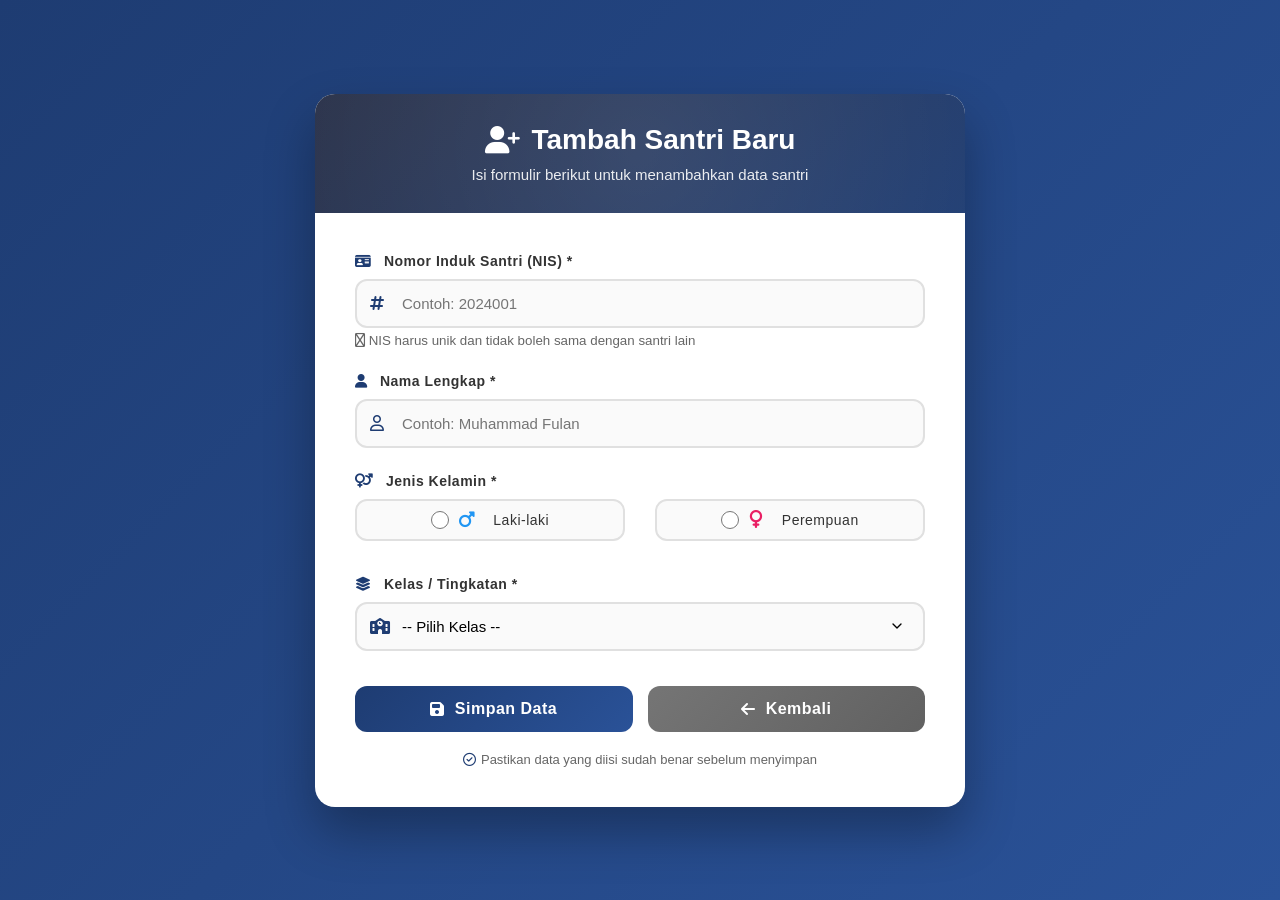
<file: admin/tambah-santri.html>
<!DOCTYPE html>
<html lang="id">
<head>
    <meta charset="UTF-8">
    <meta name="viewport" content="width=device-width, initial-scale=1.0">
    <title>Tambah Santri Baru</title>
    <link rel="stylesheet" href="https://cdnjs.cloudflare.com/ajax/libs/font-awesome/6.5.0/css/all.min.css">
    <link rel="stylesheet" href="../css/global.css">
    <style>
        * { 
            margin: 0; 
            padding: 0; 
            box-sizing: border-box; 
            font-family: 'Segoe UI', Tahoma, Geneva, Verdana, sans-serif; 
        }
        
        body { 
            background: linear-gradient(135deg, #1e3c72 0%, #2a5298 100%);
            min-height: 100vh;
            display: flex;
            align-items: center;
            justify-content: center;
            padding: 20px;
        }
        
        .container {
            width: 100%;
            max-width: 650px;
        }
        
        .card {
            background: white;
            border-radius: 20px;
            box-shadow: 0 25px 50px rgba(0,0,0,0.3);
            overflow: hidden;
            animation: fadeInUp 0.6s ease-out;
        }
        
        @keyframes fadeInUp {
            from {
                opacity: 0;
                transform: translateY(40px);
            }
            to {
                opacity: 1;
                transform: translateY(0);
            }
        }
        
        .card-header {
            background: linear-gradient(135deg, #283048 0%, #1e3c72 100%);
            color: white;
            padding: 30px 40px;
            text-align: center;
            position: relative;
            overflow: hidden;
        }
        
        .card-header::before {
            content: '';
            position: absolute;
            top: -50%;
            right: -50%;
            width: 200%;
            height: 200%;
            background: radial-gradient(circle, rgba(255,255,255,0.1) 0%, transparent 70%);
            animation: rotate 20s linear infinite;
        }
        
        @keyframes rotate {
            from { transform: rotate(0deg); }
            to { transform: rotate(360deg); }
        }
        
        .card-header h2 {
            font-size: 28px;
            margin-bottom: 10px;
            display: flex;
            align-items: center;
            justify-content: center;
            gap: 12px;
            position: relative;
            z-index: 1;
        }
        
        .card-header p {
            opacity: 0.9;
            font-size: 15px;
            position: relative;
            z-index: 1;
        }
        
        .card-body {
            padding: 40px;
        }
        
        .form-group {
            margin-bottom: 25px;
            position: relative;
        }
        
        .form-group label {
            display: block;
            margin-bottom: 10px;
            font-weight: 600;
            color: #333;
            font-size: 14px;
            letter-spacing: 0.5px;
        }
        
        .form-group label i {
            margin-right: 8px;
            color: #1e3c72;
        }
        
        .form-control {
            width: 100%;
            padding: 14px 18px;
            border: 2px solid #e0e0e0;
            border-radius: 12px;
            font-size: 15px;
            transition: all 0.3s ease;
            background: #fafafa;
        }
        
        .form-control:focus {
            outline: none;
            border-color: #1e3c72;
            background: white;
            box-shadow: 0 0 0 4px rgba(30, 60, 114, 0.1);
        }
        
        .form-control:hover {
            border-color: #2a5298;
        }
        
        .radio-group {
            display: flex;
            gap: 30px;
            margin-top: 8px;
        }
        
        .radio-group label {
            display: flex;
            align-items: center;
            gap: 10px;
            font-weight: 500;
            cursor: pointer;
            padding: 10px 20px;
            border: 2px solid #e0e0e0;
            border-radius: 12px;
            transition: all 0.3s ease;
            background: #fafafa;
            flex: 1;
            justify-content: center;
        }
        
        .radio-group label:hover {
            border-color: #1e3c72;
            background: #f0f4f8;
            transform: translateY(-2px);
        }
        
        .radio-group input[type="radio"] {
            width: 18px;
            height: 18px;
            accent-color: #1e3c72;
            cursor: pointer;
        }
        
        .radio-group .fa-mars { color: #2196f3; font-size: 18px; }
        .radio-group .fa-venus { color: #e91e63; font-size: 18px; }
        
        select.form-control {
            cursor: pointer;
            background-image: url("data:image/svg+xml;charset=UTF-8,%3csvg xmlns='http://www.w3.org/2000/svg' viewBox='0 0 24 24' fill='none' stroke='currentColor' stroke-width='2' stroke-linecap='round' stroke-linejoin='round'%3e%3cpolyline points='6 9 12 15 18 9'%3e%3c/polyline%3e%3c/svg%3e");
            background-repeat: no-repeat;
            background-position: right 18px center;
            background-size: 16px;
            appearance: none;
            background-color: #fafafa;
        }
        
        .btn-group {
            display: flex;
            gap: 15px;
            margin-top: 35px;
        }
        
        .btn {
            flex: 1;
            padding: 14px 20px;
            border: none;
            border-radius: 12px;
            font-weight: 600;
            font-size: 16px;
            cursor: pointer;
            transition: all 0.3s ease;
            display: flex;
            align-items: center;
            justify-content: center;
            gap: 10px;
            text-decoration: none;
            letter-spacing: 0.5px;
        }
        
        .btn-primary {
            background: linear-gradient(135deg, #1e3c72, #2a5298);
            color: white;
            position: relative;
            overflow: hidden;
        }
        
        .btn-primary::before {
            content: '';
            position: absolute;
            top: 0;
            left: -100%;
            width: 100%;
            height: 100%;
            background: linear-gradient(90deg, transparent, rgba(255,255,255,0.2), transparent);
            transition: left 0.5s;
        }
        
        .btn-primary:hover::before {
            left: 100%;
        }
        
        .btn-primary:hover {
            transform: translateY(-3px);
            box-shadow: 0 10px 25px rgba(30, 60, 114, 0.4);
        }
        
        .btn-secondary {
            background: linear-gradient(135deg, #757575, #616161);
            color: white;
            position: relative;
            overflow: hidden;
        }
        
        .btn-secondary::before {
            content: '';
            position: absolute;
            top: 0;
            left: -100%;
            width: 100%;
            height: 100%;
            background: linear-gradient(90deg, transparent, rgba(255,255,255,0.2), transparent);
            transition: left 0.5s;
        }
        
        .btn-secondary:hover::before {
            left: 100%;
        }
        
        .btn-secondary:hover {
            transform: translateY(-3px);
            box-shadow: 0 10px 25px rgba(97, 97, 97, 0.4);
        }
        
        /* POPUP GEMOY LUCU */
        .popup-container {
            position: fixed;
            top: 0;
            left: 0;
            width: 100%;
            height: 100%;
            display: flex;
            align-items: center;
            justify-content: center;
            z-index: 9999;
            pointer-events: none;
        }
        
        .popup {
            background: white;
            padding: 35px 45px;
            border-radius: 30px;
            box-shadow: 0 30px 50px rgba(0,0,0,0.3);
            text-align: center;
            animation: gemoyPop 0.6s cubic-bezier(0.34, 1.56, 0.64, 1);
            pointer-events: all;
            max-width: 450px;
            position: relative;
            border: 3px solid;
        }
        
        .popup.success {
            border-color: #4caf50;
            background: linear-gradient(145deg, #ffffff, #f0fff0);
        }
        
        .popup.error {
            border-color: #f44336;
            background: linear-gradient(145deg, #ffffff, #fff0f0);
        }
        
        .popup.warning {
            border-color: #ff9800;
            background: linear-gradient(145deg, #ffffff, #fff7e6);
        }
        
        .popup i {
            font-size: 80px;
            margin-bottom: 20px;
            filter: drop-shadow(0 10px 15px rgba(0,0,0,0.2));
            animation: bounce 2s infinite;
        }
        
        .popup.success i {
            color: #4caf50;
        }
        
        .popup.error i {
            color: #f44336;
        }
        
        .popup.warning i {
            color: #ff9800;
        }
        
        .popup h3 {
            margin-bottom: 15px;
            color: #333;
            font-size: 28px;
            font-weight: 700;
        }
        
        .popup p {
            margin-bottom: 25px;
            color: #666;
            font-size: 16px;
            line-height: 1.6;
        }
        
        .popup-buttons {
            display: flex;
            gap: 15px;
            justify-content: center;
        }
        
        .popup-btn {
            padding: 12px 35px;
            border: none;
            border-radius: 50px;
            font-weight: 600;
            font-size: 16px;
            cursor: pointer;
            transition: all 0.3s;
            box-shadow: 0 5px 15px rgba(0,0,0,0.1);
        }
        
        .popup-btn.confirm {
            background: #4caf50;
            color: white;
        }
        
        .popup-btn.cancel {
            background: #f44336;
            color: white;
        }
        
        .popup-btn.ok {
            background: #1e3c72;
            color: white;
            padding: 12px 50px;
        }
        
        .popup-btn:hover {
            transform: translateY(-3px) scale(1.05);
            box-shadow: 0 8px 20px rgba(0,0,0,0.2);
        }
        
        .popup-close {
            position: absolute;
            top: 15px;
            right: 20px;
            font-size: 24px;
            cursor: pointer;
            color: #999;
            width: 30px;
            height: 30px;
            display: flex;
            align-items: center;
            justify-content: center;
            border-radius: 50%;
            transition: all 0.3s;
        }
        
        .popup-close:hover {
            background: #f0f0f0;
            color: #333;
            transform: rotate(90deg);
        }

        @keyframes gemoyPop {
            0% {
                opacity: 0;
                transform: scale(0.3) rotate(-10deg);
            }
            50% {
                transform: scale(1.1) rotate(2deg);
            }
            70% {
                transform: scale(0.95) rotate(-1deg);
            }
            100% {
                opacity: 1;
                transform: scale(1) rotate(0);
            }
        }

        @keyframes bounce {
            0%, 100% { transform: translateY(0); }
            50% { transform: translateY(-15px); }
        }

        /* TOAST NOTIFICATION GEMOY */
        .toast-notification {
            position: fixed;
            top: 30px;
            right: 30px;
            background: white;
            padding: 20px 30px;
            border-radius: 20px;
            box-shadow: 0 15px 30px rgba(0,0,0,0.2);
            display: flex;
            align-items: center;
            gap: 15px;
            z-index: 9998;
            animation: slideInGemoy 0.6s cubic-bezier(0.34, 1.56, 0.64, 1);
            border-left: 6px solid;
            max-width: 400px;
        }
        
        .toast-notification.success {
            border-left-color: #4caf50;
            background: linear-gradient(145deg, #ffffff, #f0fff0);
        }
        
        .toast-notification.error {
            border-left-color: #f44336;
            background: linear-gradient(145deg, #ffffff, #fff0f0);
        }
        
        .toast-notification.info {
            border-left-color: #2196f3;
            background: linear-gradient(145deg, #ffffff, #e3f2fd);
        }
        
        .toast-notification i {
            font-size: 30px;
        }
        
        .toast-notification.success i {
            color: #4caf50;
            animation: bounce 2s infinite;
        }
        
        .toast-notification.error i {
            color: #f44336;
        }
        
        .toast-notification.info i {
            color: #2196f3;
        }
        
        .toast-notification span {
            font-size: 15px;
            font-weight: 500;
            color: #333;
        }

        @keyframes slideInGemoy {
            0% {
                opacity: 0;
                transform: translateX(100px) rotate(5deg);
            }
            70% {
                transform: translateX(-10px) rotate(-2deg);
            }
            100% {
                opacity: 1;
                transform: translateX(0) rotate(0);
            }
        }

        .loading-spinner {
            display: inline-block;
            width: 24px;
            height: 24px;
            border: 4px solid rgba(30, 60, 114, 0.2);
            border-radius: 50%;
            border-top-color: #1e3c72;
            animation: spin 1s ease-in-out infinite;
        }
        
        @keyframes spin {
            to { transform: rotate(360deg); }
        }

        .info-text {
            text-align: center;
            margin-top: 20px;
            font-size: 13px;
            color: #666;
            display: flex;
            align-items: center;
            justify-content: center;
            gap: 5px;
        }
        
        .info-text i {
            color: #1e3c72;
        }
        
        /* Input icon styling */
        .input-icon {
            position: relative;
        }
        
        .input-icon i {
            position: absolute;
            left: 15px;
            top: 50%;
            transform: translateY(-50%);
            color: #1e3c72;
            font-size: 16px;
        }
        
        .input-icon input,
        .input-icon select {
            padding-left: 45px;
        }

        .validation-error {
            border-color: #f44336 !important;
            animation: shake 0.3s ease-in-out;
        }
        
        @keyframes shake {
            0%, 100% { transform: translateX(0); }
            25% { transform: translateX(-5px); }
            75% { transform: translateX(5px); }
        }

        .error-message {
            color: #f44336;
            font-size: 12px;
            margin-top: 5px;
            display: flex;
            align-items: center;
            gap: 5px;
        }
    </style>
</head>
<body>
<div class="mobile-overlay" onclick="document.querySelector('.sidebar').classList.remove('active'); this.classList.remove('active')"></div>
    <div class="container">
        <div class="card">
            <div class="card-header">
                <h2>
                    <i class="fa-solid fa-user-plus"></i>
                    Tambah Santri Baru
                </h2>
                <p>Isi formulir berikut untuk menambahkan data santri</p>
            </div>
            
            <div class="card-body">
                <div id="notification"></div>
                
                <form id="tambahSantriForm">
                    <div class="form-group">
                        <label>
                            <i class="fa-solid fa-id-card"></i>
                            Nomor Induk Santri (NIS)
                            <span class="required">*</span>
                        </label>
                        <div class="input-icon">
                            <i class="fa-solid fa-hashtag"></i>
                            <input type="text" 
                                   id="nis"
                                   name="nis" 
                                   class="form-control" 
                                   required 
                                   maxlength="20" 
                                   placeholder="Contoh: 2024001"
                                   autocomplete="off">
                        </div>
                        <small style="color: #666; margin-top: 5px; display: block;">
                            <i class="fa-regular fa-circle-info"></i> 
                            NIS harus unik dan tidak boleh sama dengan santri lain
                        </small>
                    </div>
                    
                    <div class="form-group">
                        <label>
                            <i class="fa-solid fa-user"></i>
                            Nama Lengkap
                            <span class="required">*</span>
                        </label>
                        <div class="input-icon">
                            <i class="fa-regular fa-user"></i>
                            <input type="text" 
                                   id="nama"
                                   name="nama_santri" 
                                   class="form-control" 
                                   required 
                                   placeholder="Contoh: Muhammad Fulan"
                                   autocomplete="off">
                        </div>
                    </div>
                    
                    <div class="form-group">
                        <label>
                            <i class="fa-solid fa-venus-mars"></i>
                            Jenis Kelamin
                            <span class="required">*</span>
                        </label>
                        <div class="radio-group">
                            <label>
                                <input type="radio" name="jenis_kelamin" value="L" required> 
                                <i class="fa-solid fa-mars"></i> Laki-laki
                            </label>
                            <label>
                                <input type="radio" name="jenis_kelamin" value="P" required> 
                                <i class="fa-solid fa-venus"></i> Perempuan
                            </label>
                        </div>
                    </div>
                    
                    <div class="form-group">
                        <label>
                            <i class="fa-solid fa-layer-group"></i>
                            Kelas / Tingkatan
                            <span class="required">*</span>
                        </label>
                        <div class="input-icon">
                            <i class="fa-solid fa-school"></i>
                            <select id="kelas" name="kelas" class="form-control" required>
                                <option value="" disabled selected>-- Pilih Kelas --</option>
                                <option value="Ula">Ula (Tingkat Dasar)</option>
                                <option value="Wustho">Wustho (Tingkat Menengah)</option>
                                <option value="Ulya">Ulya (Tingkat Atas)</option>
                            </select>
                        </div>
                    </div>
                    
                    <div class="btn-group">
                        <button type="submit" class="btn btn-primary" id="submitBtn">
                            <i class="fa-solid fa-save"></i>
                            Simpan Data
                        </button>
                        <a href="/admin/kelola-santri" class="btn btn-secondary">
                            <i class="fa-solid fa-arrow-left"></i>
                            Kembali
                        </a></div><div class="info-text">
                        <i class="fa-regular fa-circle-check" style="color: #1e3c72;"></i>
                        Pastikan data yang diisi sudah benar sebelum menyimpan
                    </div>
                </form>
            </div>
        </div>
    </div>

    <!-- POPUP CONTAINER -->
    <div id="popupContainer" class="popup-container" style="display: none;"></div>

    <script type="module">
import { supabase } from '../js/supabase-client.js'
import { requireAuth, logout as authLogout } from '../js/auth.js'
import { showToast, showPopup, closePopup, setUserInfo } from '../js/utils.js'

window.showLogoutPopup = showLogoutPopup

function showLogoutPopup() {
    showPopup({ type: 'confirm', title: 'Yakin mau logout? 🥺', message: 'Kamu akan kembali ke halaman login', confirmText: 'Logout',
        onConfirmFn: async () => { closePopup(); showToast('info', 'Logout...'); await authLogout(); setTimeout(() => { window.location.href = '/?logout=success' }, 1000) }
    })
}

document.getElementById('tambahSantriForm')?.addEventListener('submit', async (e) => {
    e.preventDefault()
    const nis = document.getElementById('nis').value
    const nama = document.getElementById('nama').value
    const jkRadio = document.querySelector('input[name="jenis_kelamin"]:checked')
    const jk = jkRadio ? jkRadio.value : null
    const kelas = document.getElementById('kelas').value

    if (!nis || !nama || !jk || !kelas) { showToast('error', 'Semua field harus diisi!'); return }

    const btn = e.target.querySelector('button[type="submit"]')
    const orig = btn.innerHTML
    btn.innerHTML = '<span class="loading-spinner"></span> Menyimpan...'; btn.disabled = true

    try {
        const { error } = await supabase.from('santri').insert({ nis, nama_santri: nama, jenis_kelamin: jk, kelas })
        if (error) throw error
        
        showPopup({ type: 'success', title: 'Berhasil! 🎉', message: 'Data santri berhasil ditambahkan!' })
        e.target.reset()
        setTimeout(() => { window.location.href = '/admin/kelola-santri' }, 1500)
    } catch (error) {
        console.error('Error:', error)
        showToast('error', error.message || 'Gagal menyimpan data')
    }
    btn.innerHTML = orig; btn.disabled = false
})

;(async () => {
    const user = await requireAuth('admin', '/')
    if (!user) return
    setUserInfo(user)
})()
</script>
</body>
</html>
</file>
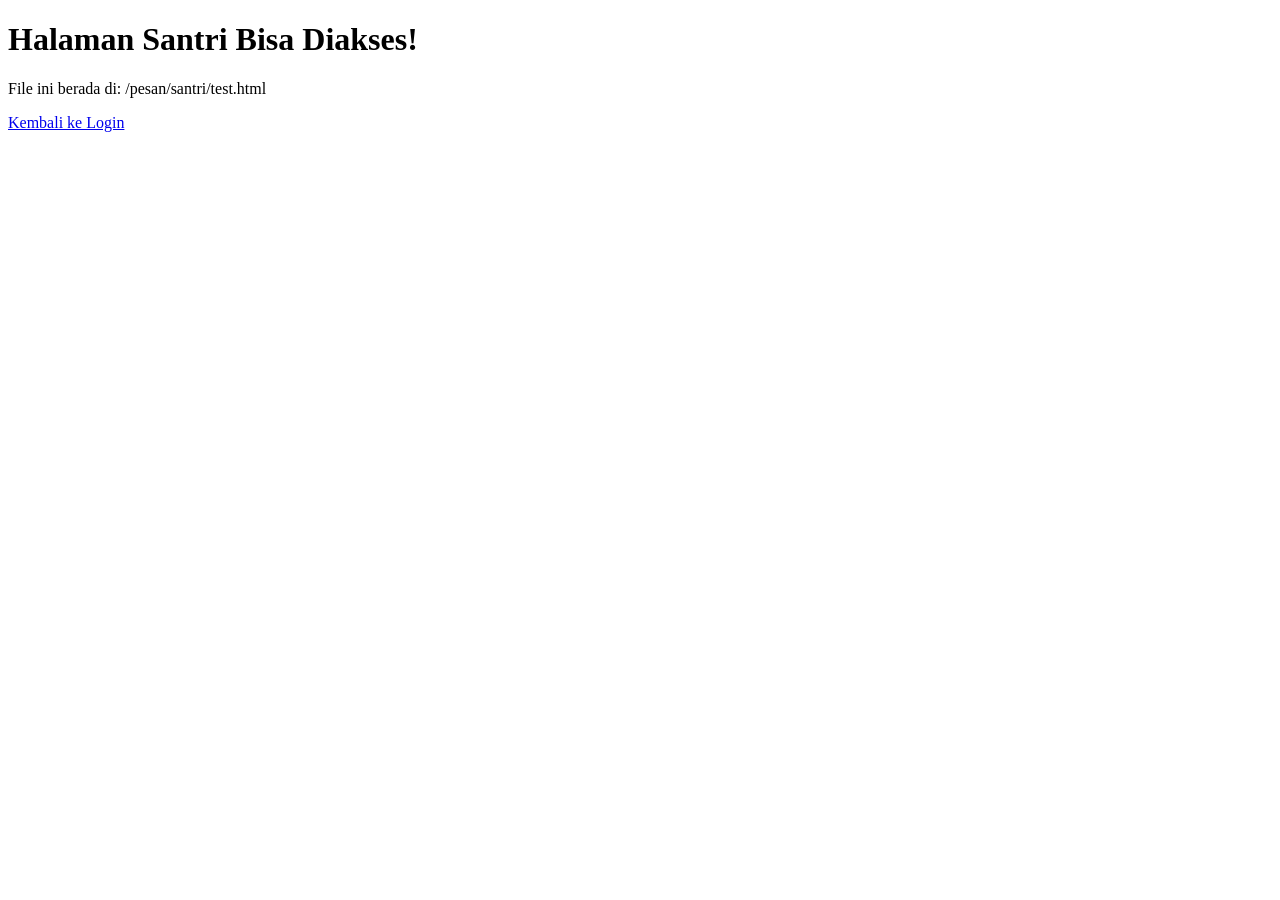
<file: santri/santri-test.html>
<!DOCTYPE html>
<html>
<head>
    <title>Test Santri</title>
</head>
<body>
    <h1>Halaman Santri Bisa Diakses!</h1>
    <p>File ini berada di: /pesan/santri/test.html</p>
    <a href="/pesan/index.html">Kembali ke Login</a>
</body>
</html>
</file>
<file: css/global.css>
/* ============================================================
   GLOBAL CSS — Shared styles for Sistem Perizinan Santri
   ============================================================ */

/* Reset */
* {
    margin: 0;
    padding: 0;
    box-sizing: border-box;
    font-family: 'Segoe UI', Tahoma, Geneva, Verdana, sans-serif;
}

/* Loading Spinner */
.loading-spinner {
    display: inline-block;
    width: 18px;
    height: 18px;
    border: 3px solid rgba(255,255,255,0.3);
    border-radius: 50%;
    border-top-color: white;
    animation: spin 1s ease-in-out infinite;
}

@keyframes spin {
    to { transform: rotate(360deg); }
}

@keyframes slideDown {
    from {
        opacity: 0;
        transform: translateY(-20px);
    }
    to {
        opacity: 1;
        transform: translateY(0);
    }
}

/* ============================================================
   TOAST NOTIFICATIONS
   ============================================================ */
.toast-notification {
    position: fixed;
    top: 30px;
    right: 30px;
    background: white;
    padding: 20px 30px;
    border-radius: 20px;
    box-shadow: 0 15px 35px rgba(0,0,0,0.2);
    display: flex;
    align-items: center;
    gap: 15px;
    z-index: 9998;
    animation: slideInGemoy 0.6s cubic-bezier(0.34, 1.56, 0.64, 1);
    border-left: 6px solid;
    max-width: 400px;
}

.toast-notification.success {
    border-left-color: #4caf50;
    background: linear-gradient(145deg, #ffffff, #f0fff0);
}

.toast-notification.error {
    border-left-color: #f44336;
    background: linear-gradient(145deg, #ffffff, #fff0f0);
}

.toast-notification.info {
    border-left-color: #2196f3;
    background: linear-gradient(145deg, #ffffff, #e3f2fd);
}

.toast-notification i {
    font-size: 30px;
}

.toast-notification.success i {
    color: #4caf50;
    animation: bounce 2s infinite;
}

.toast-notification.error i {
    color: #f44336;
}

.toast-notification.info i {
    color: #2196f3;
}

.toast-notification span {
    font-size: 15px;
    font-weight: 500;
    color: #333;
}

/* ============================================================
   POPUP DIALOGS
   ============================================================ */
.popup-container {
    position: fixed;
    top: 0;
    left: 0;
    width: 100%;
    height: 100%;
    display: flex;
    align-items: center;
    justify-content: center;
    z-index: 9999;
    background: rgba(0,0,0,0.4);
}

.popup {
    background: white;
    padding: 35px 45px;
    border-radius: 30px;
    box-shadow: 0 30px 60px rgba(0,0,0,0.3);
    text-align: center;
    animation: gemoyPop 0.6s cubic-bezier(0.34, 1.56, 0.64, 1);
    max-width: 450px;
    position: relative;
    border: 4px solid;
}

.popup.success {
    border-color: #4caf50;
    background: linear-gradient(145deg, #ffffff, #f0fff0);
}

.popup.error {
    border-color: #f44336;
    background: linear-gradient(145deg, #ffffff, #fff0f0);
}

.popup.warning {
    border-color: #ff9800;
    background: linear-gradient(145deg, #ffffff, #fff7e6);
}

.popup.info {
    border-color: #2196f3;
    background: linear-gradient(145deg, #ffffff, #e3f2fd);
}

.popup > i {
    font-size: 80px;
    margin-bottom: 20px;
    filter: drop-shadow(0 10px 15px rgba(0,0,0,0.2));
    animation: bounce 2s infinite;
}

.popup.success > i { color: #4caf50; }
.popup.error > i { color: #f44336; }
.popup.warning > i { color: #ff9800; }
.popup.info > i { color: #2196f3; }

.popup h3 {
    margin-bottom: 15px;
    color: #333;
    font-size: 28px;
    font-weight: 700;
}

.popup p {
    margin-bottom: 25px;
    color: #666;
    font-size: 16px;
    line-height: 1.6;
}

.popup-buttons {
    display: flex;
    gap: 15px;
    justify-content: center;
}

.popup-btn {
    padding: 12px 35px;
    border: none;
    border-radius: 50px;
    font-weight: 600;
    font-size: 16px;
    cursor: pointer;
    transition: all 0.3s;
    box-shadow: 0 5px 15px rgba(0,0,0,0.1);
}

.popup-btn.confirm {
    background: #4caf50;
    color: white;
}

.popup-btn.cancel {
    background: #f44336;
    color: white;
}

.popup-btn.ok {
    background: #1e3c72;
    color: white;
    padding: 12px 50px;
}

.popup-btn:hover {
    transform: translateY(-3px) scale(1.05);
    box-shadow: 0 8px 25px rgba(0,0,0,0.2);
}

.popup-close {
    position: absolute;
    top: 15px;
    right: 20px;
    font-size: 24px;
    cursor: pointer;
    color: #999;
    width: 30px;
    height: 30px;
    display: flex;
    align-items: center;
    justify-content: center;
    border-radius: 50%;
    transition: all 0.3s;
}

.popup-close:hover {
    background: #f0f0f0;
    color: #333;
    transform: rotate(90deg);
}

/* Detail Izin in Popup */
.detail-izin {
    text-align: left;
    margin-top: 10px;
}

.detail-item {
    display: flex;
    margin-bottom: 12px;
    border-bottom: 1px dashed #eee;
    padding-bottom: 8px;
}

.detail-label {
    width: 120px;
    font-weight: 600;
    color: #1b5e20;
}

.detail-value {
    flex: 1;
    color: #333;
}

/* ============================================================
   ANIMATIONS
   ============================================================ */
@keyframes gemoyPop {
    0% {
        opacity: 0;
        transform: scale(0.3) rotate(-10deg);
    }
    50% {
        transform: scale(1.1) rotate(2deg);
    }
    70% {
        transform: scale(0.95) rotate(-1deg);
    }
    100% {
        opacity: 1;
        transform: scale(1) rotate(0);
    }
}

@keyframes bounce {
    0%, 100% { transform: translateY(0); }
    50% { transform: translateY(-15px); }
}

@keyframes slideInGemoy {
    0% {
        opacity: 0;
        transform: translateX(100px) rotate(5deg);
    }
    70% {
        transform: translateX(-10px) rotate(-2deg);
    }
    100% {
        opacity: 1;
        transform: translateX(0) rotate(0);
    }
}

@keyframes fadeIn {
    from { opacity: 0; }
    to { opacity: 1; }
}

@keyframes fadeInUp {
    from {
        opacity: 0;
        transform: translateY(30px);
    }
    to {
        opacity: 1;
        transform: translateY(0);
    }
}

@keyframes slideInLeft {
    from {
        opacity: 0;
        transform: translateX(-30px);
    }
    to {
        opacity: 1;
        transform: translateX(0);
    }
}

@keyframes pulse {
    0% { transform: scale(1); }
    50% { transform: scale(1.05); }
    100% { transform: scale(1); }
}

/* ============================================================
   MOBILE RESPONSIVE (Global Overrides)
   ============================================================ */

/* Desktop defaults for added structures */
.mobile-menu-btn {
    display: none;
    background: none;
    border: none;
    font-size: 24px;
    color: #1b5e20;
    cursor: pointer;
    margin-right: 15px;
    transition: all 0.2s;
}
.mobile-menu-btn:hover { color: #2e7d32; }
.mobile-overlay { display: none; }

@media (max-width: 768px) {
    /* Hide off-canvas sidebar */
    .sidebar {
        transform: translateX(-100%);
        z-index: 1000 !important;
        transition: transform 0.3s ease;
        position: fixed !important;
        width: 250px !important;
        height: 100vh !important;
        top: 0; left: 0;
    }
    
    .sidebar.active {
        transform: translateX(0);
    }
    
    /* Overlay background */
    .mobile-overlay {
        position: fixed;
        top: 0; left: 0; right: 0; bottom: 0;
        background: rgba(0,0,0,0.5);
        z-index: 999;
    }
    .mobile-overlay.active {
        display: block;
    }

    /* Reset main margin */
    .main {
        margin-left: 0 !important;
        width: 100% !important;
    }

    /* Adjust headers */
    .header {
        padding: 15px !important;
        flex-wrap: wrap;
        gap: 15px;
        position: relative;
    }
    .header-left {
        display: flex;
        align-items: center;
        width: 100%;
        gap: 10px;
    }
    .mobile-menu-btn {
        display: inline-block !important; /* show on mobile */
    }
    .header-right {
        width: 100%;
        justify-content: flex-start;
    }

    /* Make grids single column */
    .cards, .izin-grid, .menu-grid, .form-grid, .stats-grid, .features-grid {
        grid-template-columns: 1fr !important;
        gap: 15px;
    }

    /* Padding adjustments */
    .content {
        padding: 15px !important;
    }

    /* Horizontally scrollable tables inside normal containers */
    table {
        min-width: 600px;
    }
    .table-container, .table-wrapper, .table-responsive {
        width: 100% !important;
        overflow-x: auto !important;
        -webkit-overflow-scrolling: touch;
        margin-bottom: 20px;
        border-radius: 8px; /* optional refinement */
    }
    
    .search-bar form {
        flex-direction: column;
    }
    .search-bar input, .search-bar select, .search-bar button {
        width: 100%;
    }
    
    /* Fix popup width */
    .popup {
        width: 90% !important;
        padding: 20px !important;
    }
    .popup h3 { font-size: 20px !important; }
}
</file>
